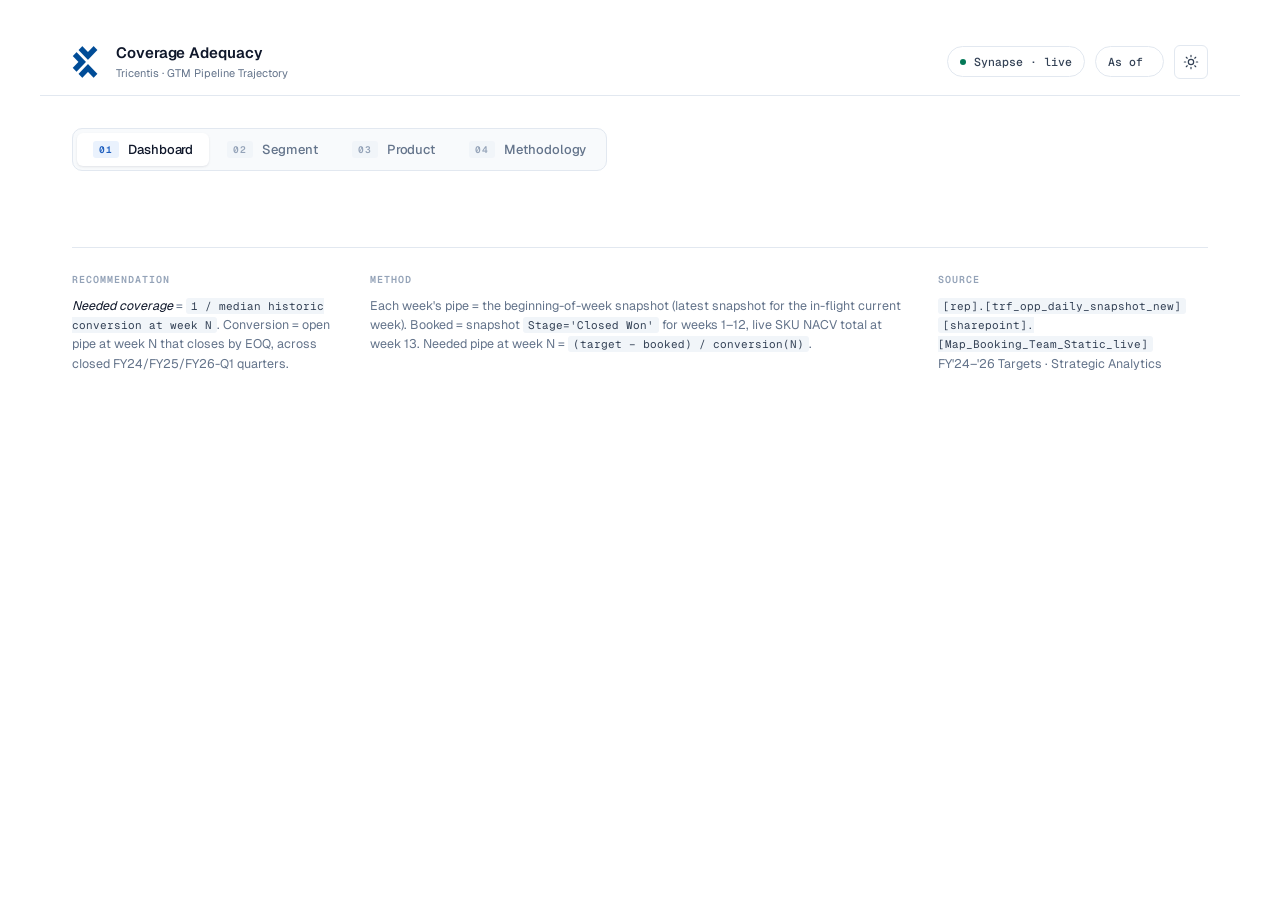
<file: coverage_dashboard/frontend/dashboard_template.html>
<!DOCTYPE html>
<html lang="en">
<head>
<meta charset="UTF-8" />
<meta name="viewport" content="width=device-width, initial-scale=1" />
<title>Coverage Adequacy · Tricentis</title>
<link rel="preconnect" href="https://fonts.googleapis.com">
<link rel="preconnect" href="https://fonts.gstatic.com" crossorigin>
<link href="https://fonts.googleapis.com/css2?family=Geist:wght@400;500;600;700&family=Geist+Mono:wght@400;500&display=swap" rel="stylesheet">
<style>
  :root, [data-theme="light"] {
    --background:    #ffffff;
    --surface:       #ffffff;
    --surface-2:     #f8fafc;
    --foreground:    #0f172a;
    --ink-2:         #334155;
    --ink-3:         #64748b;
    --ink-4:         #94a3b8;
    --primary:       #1e5fbf;
    --primary-foreground: #ffffff;
    --primary-soft:  #eaf2fd;
    --muted:         #f1f5f9;
    --border:        #e2e8f0;
    --border-strong: #cbd5e1;
    --good:          #047857;
    --good-soft:     #ecfdf5;
    --good-band:     rgba(4, 120, 87, 0.16);
    --warn:          #b45309;
    --warn-soft:     #fffbeb;
    --bad:           #b91c1c;
    --bad-soft:      #fee2e2;
    --bad-band:      rgba(185, 28, 28, 0.14);
    --radius:        0.625rem;
    --radius-sm:     0.375rem;
    --radius-lg:     0.875rem;
    --shadow-card:   0 1px 2px 0 rgb(15 23 42 / 0.04), 0 1px 3px 0 rgb(15 23 42 / 0.06);
    --shadow-pop:    0 8px 24px -4px rgb(15 23 42 / 0.10), 0 2px 6px -1px rgb(15 23 42 / 0.06);
    --sans:          'Geist', ui-sans-serif, system-ui, -apple-system, sans-serif;
    --mono:          'Geist Mono', ui-monospace, SFMono-Regular, monospace;
    --cur-line:      #1e5fbf;
    --cur-area:      rgba(30, 95, 191, 0.10);
    --need-line:     #b45309;
    --booked-area:   rgba(15, 23, 42, 0.05);
    /* Deal-type palette — used on the Overview page */
    --dt-nb:         #1e5fbf;   /* New Business — Tricentis blue */
    --dt-ex:         #0d9488;   /* Expansion — teal */
    --dt-up:         #7c3aed;   /* Upsell — violet */
    --dt-ps:         #64748b;   /* Prof Services — cool grey */
  }
  [data-theme="dark"] {
    --background:    #0a0f1c;
    --surface:       #111827;
    --surface-2:     #1e293b;
    --foreground:    #f1f5f9;
    --ink-2:         #cbd5e1;
    --ink-3:         #94a3b8;
    --ink-4:         #64748b;
    --primary:       #60a5fa;
    --primary-soft:  rgba(96, 165, 250, 0.14);
    --muted:         #1e293b;
    --border:        #1f2937;
    --border-strong: #334155;
    --good:          #34d399;
    --good-soft:     rgba(52, 211, 153, 0.10);
    --good-band:     rgba(52, 211, 153, 0.20);
    --warn:          #fbbf24;
    --warn-soft:     rgba(251, 191, 36, 0.10);
    --bad:           #f87171;
    --bad-soft:      rgba(248, 113, 113, 0.10);
    --bad-band:      rgba(248, 113, 113, 0.18);
    --shadow-card:   0 1px 2px 0 rgb(0 0 0 / 0.30), 0 1px 3px 0 rgb(0 0 0 / 0.40);
    --shadow-pop:    0 8px 24px -4px rgb(0 0 0 / 0.50);
    --cur-line:      #60a5fa;
    --cur-area:      rgba(96, 165, 250, 0.12);
    --need-line:     #fbbf24;
    --booked-area:   rgba(148, 163, 184, 0.10);
    --dt-nb:         #60a5fa;
    --dt-ex:         #2dd4bf;
    --dt-up:         #a78bfa;
    --dt-ps:         #94a3b8;
  }

  * { box-sizing: border-box; }
  html, body { margin: 0; padding: 0; background: var(--background); color: var(--foreground); transition: background-color 0.25s ease, color 0.25s ease; }
  body { font-family: var(--sans); font-feature-settings: "ss03","cv11"; font-weight: 400; line-height: 1.5; min-height: 100vh; -webkit-font-smoothing: antialiased; }
  .shell { max-width: 1200px; margin: 0 auto; padding: 28px 32px 72px; }

  /* ─── TOPBAR ────────────────────────────────────────────────────────── */
  .topbar { position: sticky; top: 0; z-index: 40; background: var(--background); border-bottom: 1px solid var(--border); padding: 14px 32px; margin: 0 -32px 32px; display: flex; align-items: center; justify-content: space-between; }
  .topbar .brand { display: flex; align-items: center; gap: 12px; }
  .topbar .brand .logo { width: 32px; height: 32px; }
  .topbar .brand .logo img { width: 32px; height: 32px; display: block; }
  .topbar .brand .name { font-size: 15px; font-weight: 600; color: var(--foreground); letter-spacing: -0.005em; }
  .topbar .brand .product { display: block; font-size: 11px; color: var(--ink-3); font-weight: 400; }
  .topbar-right { display: flex; align-items: center; gap: 10px; font-size: 12.5px; color: var(--ink-3); }
  .topbar-right .pill { display: inline-flex; align-items: center; gap: 8px; padding: 6px 12px; border: 1px solid var(--border); background: var(--surface); border-radius: 999px; font-family: var(--mono); font-size: 11.5px; color: var(--ink-2); font-weight: 500; }
  .topbar-right .pill .dot { width: 6px; height: 6px; background: var(--good); border-radius: 999px; }
  .topbar-right .icon-btn { appearance: none; border: 1px solid var(--border); background: var(--surface); color: var(--ink-2); width: 34px; height: 34px; border-radius: var(--radius-sm); display: inline-flex; align-items: center; justify-content: center; cursor: pointer; transition: color 0.15s ease, border-color 0.15s ease; }
  .topbar-right .icon-btn:hover { color: var(--primary); border-color: var(--primary); }
  .topbar-right .icon-btn svg { width: 16px; height: 16px; }
  .topbar-right .icon-btn .moon, [data-theme="dark"] .topbar-right .icon-btn .sun { display: none; }
  .topbar-right .icon-btn .sun, [data-theme="dark"] .topbar-right .icon-btn .moon { display: block; }

  /* ─── PAGE INTRO ────────────────────────────────────────────────────── */
  .intro { margin-bottom: 24px; }
  .intro h1 { margin: 0 0 8px; font-size: 32px; font-weight: 700; letter-spacing: -0.02em; line-height: 1.1; color: var(--foreground); }
  .intro p  { margin: 0; font-size: 14px; color: var(--ink-3); max-width: 760px; }

  /* ─── KPI STRIP (always-latest snapshot) ───────────────────────────── */
  .kpi-strip {
    background: var(--surface); border: 1px solid var(--border);
    border-radius: var(--radius); box-shadow: var(--shadow-card);
    margin-bottom: 16px; overflow: hidden;
  }
  .kpi-strip .kpi-meta {
    padding: 10px 18px; background: var(--surface-2); border-bottom: 1px solid var(--border);
    display: flex; align-items: center; justify-content: space-between; gap: 14px; flex-wrap: wrap;
    font-family: var(--mono); font-size: 10.5px; font-weight: 600; letter-spacing: 0.12em;
    text-transform: uppercase; color: var(--ink-4);
  }
  .kpi-strip .kpi-meta .now { color: var(--primary); }
  .kpi-strip .kpi-meta .dot { display: inline-block; width: 6px; height: 6px; border-radius: 999px; background: var(--good); margin-right: 6px; vertical-align: 1px; }
  .kpi-strip .kpi-row {
    display: grid; grid-template-columns: repeat(4, 1fr); gap: 1px; background: var(--border);
  }
  .kpi-strip .kpi-row-3-extra {
    grid-template-columns: repeat(3, 1fr);
    border-top: 1px solid var(--border);
  }
  .kpi-card.is-needed .v { color: var(--need-line); }

  /* Deep-Dive §03 · Historical needed-coverage summary table */
  .needhist-summary {
    margin-top: 18px;
    display: grid;
    grid-template-columns: 1fr;
    gap: 12px;
  }
  .needhist-table {
    width: 100%; border-collapse: collapse; font-family: var(--mono); font-size: 12px;
    background: var(--surface-2); border: 1px solid var(--border); border-radius: var(--radius-sm); overflow: hidden;
  }
  .needhist-table thead th {
    font-family: var(--sans); font-size: 10px; font-weight: 600; letter-spacing: 0.08em;
    text-transform: uppercase; color: var(--ink-4); text-align: right;
    padding: 10px 14px; border-bottom: 1px solid var(--border-strong);
  }
  .needhist-table thead th:first-child { text-align: left; }
  .needhist-table thead th.is-rec { color: var(--need-line); border-left: 1px solid var(--border); }
  .needhist-table tbody td {
    padding: 10px 14px; border-bottom: 1px solid var(--border);
    text-align: right; color: var(--foreground); font-feature-settings: "tnum" 1;
  }
  .needhist-table tbody tr:last-child td { border-bottom: none; }
  .needhist-table tbody td:first-child {
    text-align: left; font-family: var(--sans); font-weight: 600; font-size: 12.5px;
  }
  .needhist-table tbody td.is-rec {
    color: var(--need-line); font-weight: 700; border-left: 1px solid var(--border);
  }
  .needhist-table .grey { color: var(--ink-4); }
  .needhist-recline {
    background: var(--surface); border: 1px solid var(--border); border-left: 3px solid var(--need-line);
    border-radius: var(--radius-sm); padding: 14px 18px;
    font-family: var(--sans); font-size: 13px; line-height: 1.6; color: var(--ink-2);
  }
  .needhist-recline strong { color: var(--foreground); }
  .needhist-recline .rec-num { color: var(--need-line); font-weight: 700; }
  .kpi-card {
    background: var(--surface); padding: 22px 26px;
    display: flex; flex-direction: column; gap: 8px; position: relative;
  }
  .kpi-card .k {
    font-family: var(--mono); font-size: 10.5px; font-weight: 600; letter-spacing: 0.1em;
    text-transform: uppercase; color: var(--ink-4);
  }
  .kpi-card .v-row { display: flex; align-items: baseline; gap: 12px; flex-wrap: wrap; }
  .kpi-card .v {
    font-family: var(--mono); font-size: 34px; font-weight: 500; line-height: 1;
    color: var(--foreground); letter-spacing: -0.025em; font-feature-settings: "tnum" 1;
  }
  .kpi-card .v .unit { font-size: 16px; color: var(--ink-3); font-weight: 400; margin-left: 2px; }
  .kpi-card.is-coverage .v { color: var(--primary); }
  .kpi-card .delta {
    display: inline-flex; align-items: center; gap: 4px;
    font-family: var(--mono); font-size: 11px; font-weight: 600;
    padding: 3px 9px; border-radius: 999px; line-height: 1.4;
  }
  .kpi-card .delta.pos  { color: var(--good); background: var(--good-soft); }
  .kpi-card .delta.neg  { color: var(--bad);  background: var(--bad-soft); }
  .kpi-card .delta.zero { color: var(--ink-3); background: var(--muted); }
  .kpi-card .sub { font-family: var(--mono); font-size: 10.5px; color: var(--ink-4); letter-spacing: 0.02em; }

  /* ─── FILTER BAR (compact, single row) ─────────────────────────────── */
  .sparse-banner {
    background: var(--warn-soft);
    border: 1px solid color-mix(in oklab, var(--warn) 30%, transparent);
    border-radius: var(--radius-md, 10px);
    padding: 10px 14px;
    margin-bottom: 14px;
    font-family: var(--sans);
    font-size: 12.5px;
    color: var(--warn);
    display: flex;
    align-items: flex-start;
    gap: 10px;
  }
  .sparse-banner .icon {
    flex: 0 0 auto;
    font-family: var(--mono);
    font-weight: 700;
    line-height: 1.4;
  }
  .sparse-banner .body { color: var(--ink-2); line-height: 1.5; }
  .sparse-banner .body strong { color: var(--warn); }
  .filter-bar {
    background: var(--surface); border: 1px solid var(--border);
    border-radius: var(--radius); box-shadow: var(--shadow-card);
    padding: 6px 10px; margin-bottom: 28px;
    display: flex; align-items: center; gap: 6px; flex-wrap: wrap;
  }
  .filter-group { display: inline-flex; align-items: center; gap: 6px; padding: 4px 10px 4px 12px; }
  .filter-group + .filter-group { border-left: 1px solid var(--border); }
  .filter-group .label { font-family: var(--mono); font-size: 9.5px; font-weight: 600; letter-spacing: 0.12em; text-transform: uppercase; color: var(--ink-4); margin-right: 2px; }
  .filter-group .pills { display: inline-flex; gap: 4px; flex-wrap: wrap; }
  .pill-btn {
    appearance: none; border: 1px solid transparent; background: transparent;
    color: var(--ink-3); font-family: var(--sans); font-size: 12.5px; font-weight: 500;
    padding: 5px 10px; cursor: pointer; border-radius: var(--radius-sm);
    transition: all 0.12s ease; min-height: 28px;
  }
  .pill-btn:hover:not([data-disabled="true"]) { color: var(--primary); background: var(--primary-soft); }
  .pill-btn[data-active="true"] { background: var(--primary); color: var(--primary-foreground); }
  .pill-btn[data-disabled="true"] { color: var(--ink-4); opacity: 0.45; cursor: not-allowed; }

  /* ─── HERO ANSWER CARD ──────────────────────────────────────────────── */
  .hero {
    background: var(--surface); border: 1px solid var(--border);
    border-radius: var(--radius-lg); box-shadow: var(--shadow-card);
    padding: 36px 40px; margin-bottom: 22px;
    position: relative; overflow: hidden;
  }
  .hero::before {
    content: ""; position: absolute; inset: 0 0 0 0; width: 4px;
    background: var(--primary);
  }
  .hero.is-bad::before { background: var(--bad); }
  .hero.is-good::before { background: var(--good); }
  .hero .badges { display: flex; gap: 8px; flex-wrap: wrap; margin-bottom: 12px; }
  .hero .badge {
    display: inline-flex; align-items: center; gap: 6px;
    font-family: var(--mono); font-size: 10.5px; font-weight: 600; letter-spacing: 0.08em;
    text-transform: uppercase; padding: 4px 10px; border-radius: 999px;
    background: var(--muted); color: var(--ink-2);
  }
  .hero .badge.status-closed { background: var(--good-soft); color: var(--good); }
  .hero .badge.status-flight { background: var(--primary-soft); color: var(--primary); }
  .hero h2 {
    margin: 0 0 18px; font-size: 26px; font-weight: 700; letter-spacing: -0.02em;
    line-height: 1.15; color: var(--foreground);
  }
  .hero .answer {
    font-size: 19px; font-weight: 500; line-height: 1.45;
    color: var(--ink-2); max-width: 880px; letter-spacing: -0.005em;
  }
  .hero .answer strong { font-weight: 700; }
  .hero .answer .cur-em  { color: var(--cur-line); }
  .hero .answer .need-em { color: var(--need-line); }
  .hero .answer .good-em { color: var(--good); }
  .hero .answer .bad-em  { color: var(--bad); }
  .hero .stats {
    margin-top: 22px;
    display: grid; grid-template-columns: repeat(4, 1fr); gap: 1px;
    background: var(--border); border-radius: var(--radius-sm); overflow: hidden;
  }
  .hero .stats .stat {
    background: var(--surface); padding: 14px 18px;
    display: flex; flex-direction: column; gap: 4px;
  }
  .hero .stats .stat .k { font-family: var(--mono); font-size: 9.5px; font-weight: 600; letter-spacing: 0.1em; text-transform: uppercase; color: var(--ink-4); }
  .hero .stats .stat .v {
    font-family: var(--mono); font-size: 24px; font-weight: 500; line-height: 1;
    color: var(--foreground); letter-spacing: -0.02em; font-feature-settings: "tnum" 1;
  }
  .hero .stats .stat .v .unit { font-size: 13px; color: var(--ink-3); font-weight: 400; margin-left: 1px; }
  .hero .stats .stat .v.attn-good { color: var(--good); }
  .hero .stats .stat .v.attn-md   { color: var(--warn); }
  .hero .stats .stat .v.attn-bad  { color: var(--bad); }

  /* ─── CHARTS ────────────────────────────────────────────────────────── */
  .chart-card {
    background: var(--surface); border: 1px solid var(--border);
    border-radius: var(--radius); box-shadow: var(--shadow-card);
    padding: 24px 28px; margin-bottom: 16px;
  }
  .chart-card .head { display: flex; align-items: baseline; gap: 18px; margin-bottom: 6px; }
  .chart-card .head .num { font-family: var(--mono); font-size: 10px; font-weight: 600; letter-spacing: 0.12em; text-transform: uppercase; color: var(--primary); padding: 2px 8px; background: var(--primary-soft); border-radius: var(--radius-sm); }
  .chart-card h3 { margin: 0; font-size: 16px; font-weight: 600; color: var(--foreground); letter-spacing: -0.005em; }
  .chart-card .head .takeaway { margin-left: auto; font-size: 12.5px; color: var(--ink-3); text-align: right; max-width: 460px; }
  .chart-card .head .takeaway strong { color: var(--foreground); font-weight: 600; }
  .chart-card .head .takeaway .bad-em  { color: var(--bad); font-weight: 600; }
  .chart-card .head .takeaway .good-em { color: var(--good); font-weight: 600; }
  .chart-card .legend { display: flex; gap: 18px; flex-wrap: wrap; font-family: var(--mono); font-size: 11px; color: var(--ink-3); margin: 6px 0 8px; }
  .chart-card .legend .key { display: inline-flex; align-items: center; gap: 8px; }
  .chart-card .legend .swatch { width: 18px; height: 2px; }
  .chart-card .legend .swatch.dashed { background: repeating-linear-gradient(90deg, currentColor 0, currentColor 4px, transparent 4px, transparent 8px); }
  .chart-card .legend .swatch.area { height: 10px; border-radius: 2px; }
  .chart-card .chart-wrap { position: relative; }
  .chart-card svg.chart { width: 100%; height: 280px; display: block; }

  /* ─── CHART INTERNALS ───────────────────────────────────────────────── */
  .grid-line { stroke: var(--border); stroke-width: 1; opacity: 0.6; }
  .axis-line { stroke: var(--border-strong); stroke-width: 1; }
  .axis-label { font-family: var(--mono); font-size: 10px; fill: var(--ink-3); }
  .ref-line { stroke: var(--ink-4); stroke-width: 1; stroke-dasharray: 2 3; opacity: 0.5; }
  .ref-label { font-family: var(--mono); font-size: 10px; fill: var(--ink-3); }

  .gap-good { fill: var(--good-band); }
  .gap-bad  { fill: var(--bad-band); }
  .booked-area { fill: var(--booked-area); }
  .actual-line { fill: none; stroke: var(--cur-line); stroke-width: 2.25; stroke-linejoin: round; stroke-linecap: round; }
  .needed-line { fill: none; stroke: var(--need-line); stroke-width: 2.25; stroke-dasharray: 6 4; stroke-linejoin: round; stroke-linecap: round; }
  .target-line { stroke: var(--good); stroke-width: 1.5; stroke-dasharray: 5 5; fill: none; }
  .actual-dot  { fill: var(--cur-line); stroke: var(--surface); stroke-width: 1.5; }
  .actual-dot.now { r: 5; }
  .needed-dot  { fill: var(--need-line); stroke: var(--surface); stroke-width: 1.5; }

  .crosshair { stroke: var(--ink-4); stroke-width: 1; stroke-dasharray: 2 3; opacity: 0; pointer-events: none; }
  .crosshair.visible { opacity: 0.7; }
  .hover-rect { fill: transparent; cursor: crosshair; }
  .tooltip { position: absolute; pointer-events: none; background: var(--surface); color: var(--foreground); padding: 10px 12px; font-family: var(--mono); font-size: 11px; line-height: 1.55; box-shadow: var(--shadow-pop); border: 1px solid var(--border-strong); border-radius: var(--radius-sm); min-width: 210px; opacity: 0; transform: translate(-50%, -100%) translateY(-12px); transition: opacity 0.12s ease; z-index: 100; }
  .tooltip.visible { opacity: 1; }
  .tooltip .tt-head { font-family: var(--sans); font-size: 12px; font-weight: 600; color: var(--foreground); margin-bottom: 6px; padding-bottom: 6px; border-bottom: 1px solid var(--border); letter-spacing: -0.005em; }
  .tooltip .tt-row { display: grid; grid-template-columns: auto 1fr auto; gap: 8px; padding: 2px 0; align-items: center; }
  .tooltip .tt-row .swatch { width: 12px; height: 2px; }
  .tooltip .tt-row .k { color: var(--ink-3); }
  .tooltip .tt-row .v { font-feature-settings: "tnum" 1; text-align: right; color: var(--foreground); }
  .tooltip .tt-row.bar { padding: 6px 0 2px; border-top: 1px solid var(--border); margin-top: 4px; grid-template-columns: 1fr auto; }

  .empty { background: var(--surface); border: 1px dashed var(--border-strong); border-radius: var(--radius); padding: 36px; text-align: center; color: var(--ink-3); font-size: 14px; }
  .empty strong { color: var(--foreground); }

  /* ─── WEEKLY DETAIL TABLE ───────────────────────────────────────────── */
  .tbl-card { background: var(--surface); border: 1px solid var(--border); border-radius: var(--radius); box-shadow: var(--shadow-card); padding: 24px 28px; margin-top: 16px; margin-bottom: 16px; }
  .tbl-card .head { display: flex; align-items: baseline; gap: 18px; margin-bottom: 14px; flex-wrap: wrap; }
  .tbl-card .head .num { font-family: var(--mono); font-size: 10px; font-weight: 600; letter-spacing: 0.12em; text-transform: uppercase; color: var(--primary); padding: 2px 8px; background: var(--primary-soft); border-radius: var(--radius-sm); }
  .tbl-card h3 { margin: 0; font-size: 16px; font-weight: 600; color: var(--foreground); letter-spacing: -0.005em; }
  .tbl-card .head .ctx { margin-left: auto; font-family: var(--mono); font-size: 11.5px; color: var(--ink-3); }
  .tbl-card .week-filter { display: flex; align-items: center; gap: 8px; margin-bottom: 12px; padding: 6px 10px; background: var(--surface-2); border: 1px solid var(--border); border-radius: var(--radius-sm); flex-wrap: wrap; }
  .tbl-card .week-filter .label { font-family: var(--mono); font-size: 9.5px; font-weight: 600; letter-spacing: 0.12em; text-transform: uppercase; color: var(--ink-4); margin-right: 4px; }
  .tbl-card .week-filter .week-pill { appearance: none; border: 1px solid transparent; background: transparent; color: var(--ink-3); font-family: var(--mono); font-size: 11.5px; font-weight: 500; padding: 4px 9px; cursor: pointer; border-radius: 4px; min-width: 28px; min-height: 26px; transition: all 0.12s ease; }
  .tbl-card .week-filter .week-pill:hover:not([data-disabled="true"]) { color: var(--primary); background: var(--primary-soft); }
  .tbl-card .week-filter .week-pill[data-active="true"] { background: var(--primary); color: var(--primary-foreground); }
  .tbl-card .week-filter .week-pill[data-disabled="true"] { color: var(--ink-4); opacity: 0.4; cursor: not-allowed; }

  table.detail { width: 100%; border-collapse: collapse; font-family: var(--mono); font-size: 12px; }
  table.detail thead th {
    font-family: var(--sans); font-size: 10px; font-weight: 600; letter-spacing: 0.08em;
    text-transform: uppercase; color: var(--ink-4); text-align: right;
    padding: 10px 12px; border-bottom: 1px solid var(--border-strong);
    background: var(--surface-2);
  }
  table.detail thead th:first-child, table.detail thead th:nth-child(2) { text-align: left; }
  table.detail tbody td { padding: 10px 12px; border-bottom: 1px solid var(--border); text-align: right; color: var(--foreground); font-feature-settings: "tnum" 1; vertical-align: middle; }
  table.detail tbody td:first-child {
    text-align: left; font-family: var(--sans); font-weight: 600; color: var(--foreground); font-size: 13px;
  }
  table.detail tbody td:nth-child(2) {
    text-align: left; font-family: var(--sans); font-size: 13px; color: var(--ink-2);
  }
  table.detail tbody tr.geo-row-first td:first-child { padding-top: 14px; }
  table.detail tbody tr.geo-row-last  td { border-bottom: 1px solid var(--border-strong); }
  table.detail tbody tr.geo-row-last  td:first-child { padding-bottom: 14px; }
  table.detail tbody tr:hover td { background: var(--primary-soft); }
  table.detail .geo-tag { color: var(--ink-2); }
  table.detail .ms { color: var(--ink-2); }
  table.detail .cov-cell { font-weight: 600; }
  table.detail .cov-cell.ok  { color: var(--good); }
  table.detail .cov-cell.bad { color: var(--bad); }
  table.detail .cov-cell.neutral { color: var(--ink-3); }
  /* Needed column — centered plain amber (the "needed" semantic color),
     distinct from the right-aligned actual $ columns. No pill/chip. The wide
     symmetric padding gives the column real width — without it the auto-sized
     column hugs the right-aligned LS-Coverage values on its left, and the
     centered value reads as left-stuck against the wide WoW column. */
  table.detail thead th.need-th { text-align: center; padding-left: 30px; padding-right: 30px; }
  table.detail .need-cell {
    text-align: center; color: var(--need-line); font-weight: 600;
    font-feature-settings: "tnum" 1; padding-left: 30px; padding-right: 30px;
  }
  /* §02 glide tables (13 weekly needed-coverage columns): center every week
     column. .glide-1 = one label column, .glide-2 = two. The override also
     undoes the generic td:nth-child(2) left/sans rule, which was making the
     Wk-1 column left-aligned sans while Wks 2–13 sat right-aligned mono. */
  table.detail.glide-1 thead th:not(:first-child),
  table.detail.glide-2 thead th:not(:first-child):not(:nth-child(2)) { text-align: center; }
  table.detail.glide-1 tbody td:not(:first-child),
  table.detail.glide-2 tbody td:not(:first-child):not(:nth-child(2)) {
    text-align: center; font-family: var(--mono); font-size: 12px;
    color: var(--foreground); font-feature-settings: "tnum" 1;
  }
  table.detail .grey { color: var(--ink-4); }
  table.detail .wow-pos { color: var(--good); font-weight: 500; }
  table.detail .wow-neg { color: var(--bad);  font-weight: 500; }
  table.detail .wow-zero { color: var(--ink-4); }
  table.detail tr.totals td { background: var(--surface-2); font-weight: 600; border-bottom: 1px solid var(--border-strong); border-top: 2px solid var(--border-strong); }

  /* ─── COLOPHON ──────────────────────────────────────────────────────── */
  .colophon { margin-top: 48px; padding-top: 24px; border-top: 1px solid var(--border); display: grid; grid-template-columns: 1fr 2fr 1fr; gap: 28px; align-items: start; font-size: 12.5px; line-height: 1.55; color: var(--ink-3); }
  .colophon h4 { font-family: var(--mono); font-size: 10px; letter-spacing: 0.1em; text-transform: uppercase; color: var(--ink-4); margin: 0 0 8px; font-weight: 600; }
  .colophon code { font-family: var(--mono); color: var(--ink-2); font-size: 11px; background: var(--muted); padding: 1px 5px; border-radius: 3px; }
  .colophon em { color: var(--foreground); font-style: italic; }

  .reveal { opacity: 0; transform: translateY(6px); animation: reveal 0.5s cubic-bezier(0.16, 1, 0.3, 1) forwards; }
  .reveal:nth-of-type(2) { animation-delay: 0.06s; }
  .reveal:nth-of-type(3) { animation-delay: 0.12s; }
  .reveal:nth-of-type(4) { animation-delay: 0.18s; }
  .reveal:nth-of-type(5) { animation-delay: 0.24s; }
  @keyframes reveal { to { opacity: 1; transform: none; } }

  /* ─── CONVERSION BY TIER (segment page §03) ─────────────────────────── */
  .conv-card svg.conv-svg { width: 100%; height: 320px; display: block; }
  .conv-line { fill: none; stroke-width: 2.25; stroke-linejoin: round; stroke-linecap: round; }
  .conv-dot { stroke: var(--surface); stroke-width: 1.2; }
  .conv-endlabel { font-family: var(--mono); font-size: 11px; font-weight: 600; }

  /* ─── PAGE NAV (segmented control) ──────────────────────────────────── */
  .page-nav {
    display: inline-flex; gap: 2px; padding: 4px;
    background: var(--surface-2); border: 1px solid var(--border);
    border-radius: var(--radius); margin-bottom: 28px;
  }
  .page-nav button {
    appearance: none; border: none; background: transparent;
    color: var(--ink-3); font-family: var(--sans); font-size: 13px; font-weight: 500;
    padding: 8px 16px; cursor: pointer; border-radius: var(--radius-sm);
    transition: color 0.15s ease, background-color 0.15s ease, box-shadow 0.15s ease;
    letter-spacing: -0.005em;
    display: inline-flex; align-items: center; gap: 9px;
  }
  .page-nav button:hover { color: var(--primary); }
  .page-nav button[data-active="true"] {
    background: var(--surface); color: var(--foreground);
    box-shadow: var(--shadow-card);
  }
  .page-nav button .num {
    font-family: var(--mono); font-size: 9.5px; font-weight: 600;
    letter-spacing: 0.1em; color: var(--ink-4); padding: 2px 6px;
    background: var(--muted); border-radius: 3px;
  }
  .page-nav button[data-active="true"] .num {
    color: var(--primary); background: var(--primary-soft);
  }

  /* ─── PAGES (client-side routing) ───────────────────────────────────── */
  .page { display: none; }
  .page.is-active { display: block; }

  /* ─── SHARED · QUARTER AXIS LABELS ──────────────────────────────────── */
  .qtr-label {
    font-family: var(--mono); font-size: 9.5px; fill: var(--ink-4);
    letter-spacing: 0.1em; text-transform: uppercase; font-weight: 600;
  }

  .chart-legend-row { display: flex; gap: 18px; flex-wrap: wrap; font-family: var(--mono); font-size: 11px; color: var(--ink-3); margin: 4px 0 14px; }
  .chart-legend-row .key { display: inline-flex; align-items: center; gap: 8px; }
  .chart-legend-row .swatch-line { width: 22px; height: 2.5px; border-radius: 1px; }
  .chart-legend-row .swatch-line.dashed { background: repeating-linear-gradient(90deg, currentColor 0, currentColor 4px, transparent 4px, transparent 8px) !important; }
  .chart-legend-row .swatch-box { width: 11px; height: 11px; border-radius: 2px; }

  /* ─── SHARED · REC-TABLE EXPLAINER / SUBHEADS ───────────────────────── */
  .reccalc-explainer {
    margin: 4px 0 14px; font-size: 13px; color: var(--ink-3); line-height: 1.55;
    max-width: 880px;
  }
  .reccalc-explainer code {
    font-family: var(--mono); color: var(--ink-2); font-size: 12px;
    background: var(--muted); padding: 1px 5px; border-radius: 3px;
  }
  .rec-subhead {
    margin: 20px 0 8px; font-size: 13px; font-weight: 600; color: var(--ink-2);
    letter-spacing: .01em;
  }
  .rec-subhead:first-of-type { margin-top: 4px; }
  .rec-sub-note { font-weight: 400; color: var(--ink-3); font-size: 12px; }
  table.detail tbody tr.dt-total td { font-weight: 600; background: var(--surface-2); }

  /* ─── Methodology page ─────────────────────────────────────────────── */
  .method { max-width: 940px; margin: 0 auto; }
  .method-card { background: var(--surface); border: 1px solid var(--border); border-radius: 14px; padding: 22px 28px; margin-bottom: 18px; }
  .method-card h2 { font-size: 17px; margin: 0 0 8px; color: var(--foreground); display: flex; align-items: baseline; gap: 10px; }
  .method-card h2 .num { font-family: var(--mono); font-size: 12px; color: var(--primary); font-weight: 700; }
  .method-card h3 { font-size: 13px; margin: 18px 0 6px; color: var(--ink-3); text-transform: uppercase; letter-spacing: .04em; }
  .method-card p, .method-card li { font-size: 13.5px; line-height: 1.62; color: var(--ink-2); }
  .method-card .lead { font-size: 14.5px; color: var(--ink-2); margin-top: 0; }
  .method-card code { font-family: var(--mono); font-size: 12px; background: var(--primary-soft); padding: 1px 5px; border-radius: 4px; color: var(--foreground); }
  pre.method-sql { font-family: var(--mono); font-size: 11px; line-height: 1.5; background: var(--surface-2); border: 1px solid var(--border); border-radius: 8px; padding: 14px 16px; overflow-x: auto; color: var(--ink-2); white-space: pre; }
  .method-formula { font-family: var(--mono); font-size: 13px; background: var(--surface-2); border-left: 3px solid var(--primary); border-radius: 4px; padding: 11px 14px; margin: 10px 0; color: var(--foreground); white-space: pre-wrap; }
  table.method-table { width: 100%; border-collapse: collapse; font-size: 12.5px; margin: 8px 0 4px; }
  table.method-table th { text-align: left; padding: 7px 10px; border-bottom: 2px solid var(--border-strong); color: var(--ink-3); font-weight: 600; }
  table.method-table td { padding: 7px 10px; border-bottom: 1px solid var(--border); color: var(--ink-2); vertical-align: top; }
  table.method-table tr:last-child td { border-bottom: none; }
  .tag-in { color: var(--good); font-weight: 700; }
  .tag-out { color: var(--bad); font-weight: 700; }
  ul.method-changelog { padding-left: 0; list-style: none; }
  ul.method-changelog li { margin-bottom: 12px; padding-left: 16px; border-left: 2px solid var(--primary); }
  ul.method-changelog li strong { color: var(--foreground); }
</style>
</head>
<body data-theme="light">

<script id="coverage-data" type="application/json">__DATA__</script>

<div class="shell">

  <header class="topbar reveal">
    <div class="brand">
      <span class="logo"><img src="../frontend/assets/tricentis-logo.png" alt="Tricentis" /></span>
      <div>
        <div class="name">Coverage Adequacy</div>
        <div class="product">Tricentis · GTM Pipeline Trajectory</div>
      </div>
    </div>
    <div class="topbar-right">
      <span class="pill"><span class="dot"></span>Synapse · live</span>
      <span class="pill">As of <span id="as-of"></span></span>
      <button class="icon-btn" id="themeToggle" aria-label="Toggle theme">
        <svg class="sun" viewBox="0 0 24 24" fill="none" stroke="currentColor" stroke-width="1.8" stroke-linecap="round">
          <circle cx="12" cy="12" r="4"/>
          <path d="M12 2v2M12 20v2M2 12h2M20 12h2M4.93 4.93l1.41 1.41M17.66 17.66l1.41 1.41M4.93 19.07l1.41-1.41M17.66 6.34l1.41-1.41"/>
        </svg>
        <svg class="moon" viewBox="0 0 24 24" fill="none" stroke="currentColor" stroke-width="1.8" stroke-linecap="round" stroke-linejoin="round">
          <path d="M21 12.79A9 9 0 1 1 11.21 3 7 7 0 0 0 21 12.79z"/>
        </svg>
      </button>
    </div>
  </header>

  <nav class="page-nav reveal" id="pageNav">
    <button data-page="deep" data-active="true"><span class="num">01</span>Dashboard</button>
    <button data-page="segment" data-active="false"><span class="num">02</span>Segment</button>
    <button data-page="product" data-active="false"><span class="num">03</span>Product</button>
    <button data-page="methodology" data-active="false"><span class="num">04</span>Methodology</button>
  </nav>

  <!-- DEEP DIVE PAGE -->
  <div class="page" id="page-deep">
    <div class="intro reveal">
      <h1>What pipe did we need — and what did we have?</h1>
      <p>Pick a quarter, deal type, and geo. Compare actual coverage against what historical conversion rates from FY24/FY25 say was needed to hit target.</p>
    </div>

    <div class="kpi-strip reveal" id="kpiStrip"></div>

    <div class="filter-bar reveal">
      <div class="filter-group">
        <span class="label">FY</span>
        <div class="pills" id="fyPills"></div>
      </div>
      <div class="filter-group">
        <span class="label">Quarter</span>
        <div class="pills" id="qtrPills"></div>
      </div>
      <div class="filter-group">
        <span class="label">Week</span>
        <div class="pills" id="weekPills"></div>
      </div>
      <div class="filter-group">
        <span class="label">Deal type</span>
        <div class="pills" id="dtPills"></div>
      </div>
      <div class="filter-group">
        <span class="label">Geo</span>
        <div class="pills" id="geoPills"></div>
      </div>
    </div>

    <div id="sparseBanner"></div>

    <div id="content"></div>
  </div>

  <!-- SEGMENT PAGE -->
  <div class="page" id="page-segment">
    <div class="intro reveal">
      <h1>Pipeline by Geo × Segment.</h1>
      <p>The same weekly pipe / booked / coverage view as the Dashboard, cut by the account's <strong>tier</strong> (its initial segment — accounts that later graduate tiers stay in their starting tier here, unlike Historic.xlsx which shows the current tier). Booked follows the Dashboard convention: snapshot Closed-Won for weeks 1–12, live total at week 13 (ties page 1 / Historic.xlsx to the dollar). Targets are the FY25/FY26 tier-level plan.</p>
    </div>

    <div class="kpi-strip reveal" id="segKpiStrip"></div>

    <div class="filter-bar reveal">
      <div class="filter-group">
        <span class="label">FY</span>
        <div class="pills" id="segFyPills"></div>
      </div>
      <div class="filter-group">
        <span class="label">Quarter</span>
        <div class="pills" id="segQtrPills"></div>
      </div>
    </div>

    <div id="segContent"></div>
  </div>

  <!-- PRODUCT PAGE -->
  <div class="page" id="page-product">
    <div class="intro reveal">
      <h1>Pipeline by Product.</h1>
      <p>The same weekly pipe / booked / coverage view, cut by <strong>product</strong> only (no geo). Targets are the FY25/FY26 product plan, mapped onto the snapshot product taxonomy; booked is snapshot Closed-Won throughout.</p>
    </div>

    <div class="kpi-strip reveal" id="prodKpiStrip"></div>

    <div class="filter-bar reveal">
      <div class="filter-group">
        <span class="label">FY</span>
        <div class="pills" id="prodFyPills"></div>
      </div>
      <div class="filter-group">
        <span class="label">Quarter</span>
        <div class="pills" id="prodQtrPills"></div>
      </div>
    </div>

    <div id="prodContent"></div>
  </div>

  <!-- METHODOLOGY PAGE -->
  <div class="page" id="page-methodology">
    <div class="intro reveal">
      <h1>How this dashboard is built.</h1>
      <p>The logic behind every number — what goes into pipe and bookings, and the math that turns them into coverage and needed coverage. Full detail (including the raw queries) lives in <code>planning/PLAN.md</code>.</p>
    </div>

    <div class="method">

      <div class="method-card reveal">
        <h2><span class="num">A</span>&nbsp;At a glance</h2>
        <p class="lead">Two sources, two dollar metrics — <strong>never mixed</strong>. Pipe is always <code>Cal_IACV</code> (gross); booked is always <code>Product_NACV</code> = <code>NACV_USD − Uplift_USD</code> (net). They reconcile to different reports: pipe → PBI open-pipe; booked → Historic.xlsx / PBI bookings.</p>
        <table class="method-table">
          <tr><th>Measure</th><th>Source</th><th>Metric</th><th>Rule</th></tr>
          <tr><td>Open pipe</td><td>daily snapshot</td><td><code>Cal_IACV</code></td><td>Stage = Open</td></tr>
          <tr><td>LS pipe</td><td>daily snapshot</td><td><code>Cal_IACV</code></td><td>Stage = Open &amp; late stage</td></tr>
          <tr><td>Booked</td><td>snapshot (wks 1–12) · live (wk 13)</td><td><code>Cal_IACV</code> / <code>Product_NACV</code></td><td>Closed-Won state, incl. 6-Closed/Pending, cumulative by week</td></tr>
          <tr><td>Target</td><td>FY Targets.xlsx</td><td>USD</td><td>quarter × geo × deal type</td></tr>
          <tr><td>Coverage</td><td>derived</td><td>ratio</td><td>open_pipe ÷ (target − booked)</td></tr>
        </table>
      </div>

      <div class="method-card reveal">
        <h2><span class="num">B</span>&nbsp;Pipe — the logic</h2>
        <p>Open pipe = sum of <code>Cal_IACV</code> for opps in an <strong>Open</strong> stage, observed weekly. LS pipe is the same, restricted to late stages (Exec Presentation, Technical Evaluation, Negotiation).</p>
        <h3>Stage buckets</h3>
        <table class="method-table">
          <tr><th>Bucket</th><th>From</th></tr>
          <tr><td><strong>Open</strong> → open pipe</td><td>active funnel (Discovery → Negotiation)</td></tr>
          <tr><td>Closed Won → booked side</td><td>Closed Won, Stage 5, <strong>&amp; 6-Closed/Pending</strong></td></tr>
          <tr><td>Closed / Other → ignored</td><td>Lost, Deferred, admin / dup / churn / rejected</td></tr>
        </table>
        <h3>In / out &amp; geo</h3>
        <ul>
          <li><span class="tag-out">Excluded:</span> non-quota teams (Account Management, Global, QAS AM, null), zero-value rows, and admin / dup / churn / rejected / renewal-outreach / first-interaction stages.</li>
          <li><strong>Geo</strong> from the booking team's region family → AMS / APAC / EMEA / Public Sector.</li>
        </ul>
        <h3>Week pinning</h3>
        <ul>
          <li><strong>Every week → beginning-of-week balance</strong> — the earliest in-quarter snapshot in the week (the standing pipe at the <em>start</em> of the week). Week 1 is the start-of-quarter snapshot (Apr-1 for Q2, Jan-1 for Q1) = PBI's "starting pipe" ($106.1M ≈ PBI $106.18M; Q1 $104.8M).</li>
          <li><strong>Exception — the in-flight current week → latest snapshot</strong> (today's standing pipe), tying to gtm-weekly-reporting's weekly number to the dollar (FY26 Q2 wk9 = $46.78M). Past weeks stay on their week-start balance.</li>
        </ul>
      </div>

      <div class="method-card reveal">
        <h2><span class="num">C</span>&nbsp;Bookings — the logic</h2>
        <p>Booked uses <strong>snapshot Closed-Won <code>Cal_IACV</code> for weeks 1–12</strong> (the same gross metric as open pipe, matching gtm-weekly-reporting), and the <strong>live <code>Product_NACV</code> total at week 13</strong> (<code>NACV_USD − Uplift_USD</code>, the true final bookings that tie to Historic.xlsx/PBI). The in-flight quarter (no week 13 yet) shows snapshot booked throughout.</p>
        <ul>
          <li><span class="tag-in">Included:</span> <strong>6-Closed/Pending counts as booked</strong> (both paths; ≈ $0.43M of FY26 Q2). On the live path, <strong>NPA</strong> negative adjustments are kept (they net de-bookings / credits).</li>
          <li><span class="tag-out">Excluded:</span> non-quota teams, zero rows, any non-won/pending stage, and deal types outside New Business / Expansion / Upsell / Professional Services.</li>
          <li><strong>Trade-off:</strong> snapshot Closed-Won <code>Cal_IACV</code> understates historic bookings vs live (FY26 Q1 $15.72M snapshot vs $16.63M Historic.xlsx) — kept for metric consistency with open pipe + a frozen series.</li>
        </ul>
      </div>

      <div class="method-card reveal">
        <h2><span class="num">D</span>&nbsp;The math</h2>
        <h3>Coverage</h3>
        <div class="method-formula">LTB = target − booked
coverage = open_pipe ÷ LTB        (— when LTB ≤ 0)</div>
        <p><code>3×</code> = carry $3 of open pipe for every $1 still left to book.</p>
        <h3>Needed coverage (from history)</h3>
        <p>For each closed quarter, geo, deal type and week N — what fraction of the open pipe sitting there at week N had booked by quarter-close:</p>
        <div class="method-formula">conversion(N)   = ( final_booked − booked_at_N ) ÷ open_pipe_at_N
rec_coverage(N) = 1 ÷ median( conversion across closed quarters )</div>
        <p>Median (not mean) across the ~9 closed quarters (FY24 Q1 – FY26 Q1). e.g. 33% → 3.0×, 22% → 4.5×. The needed multiple is a <strong>curve</strong> — high early (pipe still holds eventual-losers), lower near quarter-end — which a single <code>1 ÷ win-rate</code> can't capture.</p>
        <h3>Needed pipe (drawn on the chart)</h3>
        <div class="method-formula">needed_pipe(N) = LTB(N) × rec_coverage(N)</div>
      </div>

      <div class="method-card reveal">
        <h2><span class="num">E</span>&nbsp;What we changed</h2>
        <ul class="method-changelog">
          <li><strong>Week pinning:</strong> each week shows its <strong>beginning-of-week</strong> standing pipe (week 1 = start-of-quarter = PBI "starting pipe", Q2 $106.1M). The in-flight current week uses the latest snapshot (GTM tie, $46.78M).</li>
          <li><strong>Booked: snapshot for weeks 1–12, live total at week 13.</strong> The weekly progression uses snapshot Closed-Won <code>Cal_IACV</code> (consistent with open pipe + matches gtm-weekly-reporting); only the final week (13) shows the live <code>Product_NACV</code> total (true final bookings, ties Historic.xlsx).</li>
          <li><strong>6-Closed/Pending counted as booked</strong> — confirmed &amp; documented (≈ $0.43M of FY26 Q2).</li>
          <li><strong>One-decimal display</strong> on the weekly detail and recommended-coverage tables.</li>
          <li><strong>Removed the old Overview page</strong>; added this Methodology page.</li>
        </ul>
      </div>

    </div>
  </div>


  <footer class="colophon reveal">
    <div>
      <h4>Recommendation</h4>
      <em>Needed coverage</em> = <code>1 / median historic conversion at week N</code>. Conversion = open pipe at week N that closes by EOQ, across closed FY24/FY25/FY26-Q1 quarters.
    </div>
    <div>
      <h4>Method</h4>
      Each week's pipe = the beginning-of-week snapshot (latest snapshot for the in-flight current week). Booked = snapshot <code>Stage='Closed Won'</code> for weeks 1–12, live SKU NACV total at week 13. Needed pipe at week N = <code>(target − booked) / conversion(N)</code>.
    </div>
    <div>
      <h4>Source</h4>
      <code>[rep].[trf_opp_daily_snapshot_new]</code><br/>
      <code>[sharepoint].[Map_Booking_Team_Static_live]</code><br/>
      FY'24–'26 Targets · Strategic Analytics
    </div>
  </footer>

</div>

<script>
const DATA = JSON.parse(document.getElementById('coverage-data').textContent);
const WIQ = DATA.weeksInQuarter;
const state = {
  theme: localStorage.getItem('cc-theme') || 'light',
  page: ['methodology','segment','product'].includes(localStorage.getItem('cc-page')) ? localStorage.getItem('cc-page') : 'deep',  // pages: deep | segment | product | methodology
  fy: localStorage.getItem('cc-fy') || DATA.defaultFy,
  quarter: localStorage.getItem('cc-quarter') || DATA.defaultQuarter,
  dt: localStorage.getItem('cc-dt') || (DATA.dealTypes[0] && DATA.dealTypes[0].code),
  geo: localStorage.getItem('cc-geo') || (DATA.geos[0] && DATA.geos[0].code),
  // tableWeek: null means "auto-track to currentWeek of the selected quarter"
  tableWeek: localStorage.getItem('cc-tableWeek')
    ? parseInt(localStorage.getItem('cc-tableWeek'), 10) : null,
};
if (!DATA.quartersByFy[state.fy]) state.fy = DATA.defaultFy;
if (!(DATA.quartersByFy[state.fy] || []).includes(state.quarter)) {
  const qs = DATA.quartersByFy[state.fy] || [];
  state.quarter = qs[qs.length - 1] || null;
}

const fmtM   = v => v == null || isNaN(v) ? "—" : (v / 1e6).toFixed(1) + "M";
const fmtMx  = v => v == null || isNaN(v) ? "—" : "$" + (v / 1e6).toFixed(2) + "M";
const fmtCov = v => v == null || isNaN(v) ? "—" : v.toFixed(2) + "×";
const fmtPct = v => v == null || isNaN(v) ? "—" : v.toFixed(0) + "%";
const lastDefined = (arr) => { for (let i = arr.length - 1; i >= 0; i--) if (arr[i] != null && !isNaN(arr[i])) return { i, v: arr[i] }; return null; };

/* Needed coverage, quarter-state-aware — the shared rule for the Segment and
   Product pages (KPI strips + §01 tables). For a CLOSED quarter, needed at
   week idx is that quarter's OWN retrospective number:
       1 ÷ ((final booked − booked-by-now) ÷ open-pipe-now)
   so it reconciles against the row's own dollars (cov ≥ need ⟺ the quarter
   hit target from that point). Returns null for in-flight/future quarters
   (final booked unknown) — callers fall back to the historic-median recCov. */
function perQuarterNeed(cell, idx, qdata) {
  if (!cell || !qdata || qdata.currentWeek < WIQ) return null;
  const open = cell.openPipe ? cell.openPipe[idx] : null;
  const bkd = cell.booked ? cell.booked[idx] : null;
  const finalBkd = cell.booked ? cell.booked[WIQ - 1] : null;
  if (open == null || bkd == null || finalBkd == null || open <= 0) return null;
  const conv = (finalBkd - bkd) / open;
  return conv > 0 ? 1 / conv : null;
}

/* Coverage-multiple display for the §01 tables: cap absurd values at ">50×"
   (same convention as the §02 glide tables). Multiples that large mean the
   LTB denominator is nearly exhausted — target effectively attained — so the
   exact ratio is noise; it stays available in the hover tooltip. */
const fmtCovVal = (v, dec = 1) => {
  if (v == null || isNaN(v)) return '<span class="grey">—</span>';
  if (v > 50) return `<span class="grey" title="${v.toFixed(1)}×">&gt;50×</span>`;
  return v.toFixed(dec) + '×';
};

function applyTheme() { document.body.dataset.theme = state.theme; localStorage.setItem('cc-theme', state.theme); }
document.getElementById('themeToggle').addEventListener('click', () => {
  state.theme = state.theme === 'light' ? 'dark' : 'light';
  applyTheme(); renderAll();
});
applyTheme();

/* ─── FILTERS ───────────────────────────────────────────────────────── */
function renderFilters() {
  document.getElementById('fyPills').innerHTML = DATA.fiscalYears.map(fy =>
    `<button class="pill-btn" data-fy="${fy}" data-active="${fy === state.fy}">${fy}</button>`).join('');
  document.querySelectorAll('[data-fy]').forEach(el => el.addEventListener('click', () => {
    state.fy = el.dataset.fy; localStorage.setItem('cc-fy', state.fy);
    const qs = DATA.quartersByFy[state.fy] || [];
    state.quarter = qs[qs.length - 1] || null;
    localStorage.setItem('cc-quarter', state.quarter);
    renderAll();
  }));
  const allQs = ["Q1","Q2","Q3","Q4"];
  const present = new Set((DATA.quartersByFy[state.fy] || []).map(q => q.split(" ")[1]));
  document.getElementById('qtrPills').innerHTML = allQs.map(q => {
    const k = `${state.fy} ${q}`; const has = present.has(q);
    return `<button class="pill-btn" data-q="${k}" data-active="${k === state.quarter}" data-disabled="${!has}">${q}</button>`;
  }).join('');
  document.querySelectorAll('[data-q]').forEach(el => {
    if (el.dataset.disabled === "true") return;
    el.addEventListener('click', () => { state.quarter = el.dataset.q; localStorage.setItem('cc-quarter', state.quarter); renderAll(); });
  });
  // Week filter: "Latest" + weeks 1..WIQ. Weeks past the quarter's currentWeek
  // are disabled. "Latest" maps to state.tableWeek = null (auto-track currentWeek).
  const qdataW = DATA.quarters[state.quarter];
  const cw = qdataW ? qdataW.currentWeek : WIQ;
  const isLatest = (state.tableWeek == null);
  const weekBtns = [`<button class="pill-btn" data-w="latest" data-active="${isLatest}">Latest</button>`];
  for (let w = 1; w <= WIQ; w++) {
    const disabled = w > cw;
    const active = !isLatest && state.tableWeek === w;
    weekBtns.push(`<button class="pill-btn" data-w="${w}" data-active="${active}" data-disabled="${disabled}">${w}</button>`);
  }
  document.getElementById('weekPills').innerHTML = weekBtns.join('');
  document.querySelectorAll('[data-w]').forEach(el => {
    if (el.dataset.disabled === "true") return;
    el.addEventListener('click', () => {
      if (el.dataset.w === 'latest') {
        state.tableWeek = null;
        localStorage.removeItem('cc-tableWeek');
      } else {
        state.tableWeek = parseInt(el.dataset.w, 10);
        localStorage.setItem('cc-tableWeek', String(state.tableWeek));
      }
      renderAll();
    });
  });
  document.getElementById('dtPills').innerHTML = DATA.dealTypes.map(dt =>
    `<button class="pill-btn" data-dt="${dt.code}" data-active="${dt.code === state.dt}">${dt.label}</button>`).join('');
  document.querySelectorAll('[data-dt]').forEach(el => el.addEventListener('click', () => {
    state.dt = el.dataset.dt; localStorage.setItem('cc-dt', state.dt); renderAll();
  }));
  document.getElementById('geoPills').innerHTML = DATA.geos.map(g =>
    `<button class="pill-btn" data-geo="${g.code}" data-active="${g.code === state.geo}">${g.label}</button>`).join('');
  document.querySelectorAll('[data-geo]').forEach(el => el.addEventListener('click', () => {
    state.geo = el.dataset.geo; localStorage.setItem('cc-geo', state.geo); renderAll();
  }));
}

function getCell() {
  const qdata = DATA.quarters[state.quarter];
  if (!qdata) return null;
  const dt = DATA.dealTypes.find(d => d.code === state.dt);
  const g  = DATA.geos.find(x => x.code === state.geo);
  if (!dt || !g) return null;
  return { cell: qdata.cells[`${g.code}·${dt.code}`], qdata, dt, g };
}


/* ─── RENDER CONTENT ────────────────────────────────────────────────── */
function renderContent() {
  document.getElementById('as-of').textContent = DATA.asOfDate;
  const content = document.getElementById('content');
  const ctx = getCell();
  if (!ctx || !ctx.cell) {
    content.innerHTML = `<div class="empty">No data for <strong>${state.quarter} · ${state.dt} · ${state.geo}</strong>. Try a different selection.</div>`;
    return;
  }
  const { cell } = ctx;
  content.innerHTML = `
    ${renderTable()}
    <div class="chart-card reveal" id="needHistCard">
      <div class="head">
        <span class="num">§ 02</span>
        <h3>Recommended coverage glide</h3>
        <div class="takeaway" id="needHistTakeaway"></div>
      </div>
      <p class="reccalc-explainer">
        A coverage carry schedule by week. Each value is the median, across all
        closed quarters, of the needed coverage at that week
        (<code>1 ÷ median loose conversion</code>), where
        <code>conversion = (booked by EOQ − booked by week N) ÷ open pipe at week N</code>.
        Use it as a per-deal-type replacement for the blanket 4× rule.
      </p>
      <h4 class="rec-subhead">By deal type · all geos <span class="rec-sub-note">(open pipe &amp; bookings summed across geos, then converted — dollar-weighted, not a flat average)</span></h4>
      <div id="needHistDtSummary"></div>
      <h4 class="rec-subhead">By geo × deal type</h4>
      <div id="needHistTables"></div>
    </div>
  `;
  renderDealTypeRecSummary();
  renderNeededCoverageTables();
  bindTableWeekPills();
}

/* Deep-Dive § 02 · High-level recommended coverage BY DEAL TYPE (all geos).
   One row per deal type (plus an All-Deal-Types row), using the geo='All'
   cells whose recCov is computed on geo-summed pipe + bookings (dollar-
   weighted), then 1 ÷ median loose conversion across closed quarters. */
function renderDealTypeRecSummary() {
  const el = document.getElementById('needHistDtSummary');
  if (!el) return;
  const qd = DATA.quarters[state.quarter];
  if (!qd) { el.innerHTML = ''; return; }

  const _fmt = v => {
    if (v == null || isNaN(v)) return '<span class="grey">—</span>';
    if (v > 50) return '<span class="grey">&gt;50×</span>';
    return v.toFixed(1) + '×';
  };

  // Rows: All Deal Types first, then NB / EX / UP (geo = All). PS is omitted
  // here (no target — see the geo×dt table footnote), matching the line charts.
  const rows = [{ code: 'All', label: 'All Deal Types' }, ...deepDiveDealTypes()];

  let head = `<tr><th>Deal Type</th>`;
  for (let w = 1; w <= WIQ; w++) head += `<th>Wk ${w}</th>`;
  head += `</tr>`;

  let body = '';
  rows.forEach(dt => {
    const c = qd.cells[`All·${dt.code}`];
    const isAll = dt.code === 'All';
    let cells = '';
    for (let w = 0; w < WIQ; w++) {
      const v = c && c.recCov ? c.recCov[w] : null;
      cells += `<td>${_fmt(v)}</td>`;
    }
    body += `<tr class="${isAll ? 'geo-row-first geo-row-last dt-total' : ''}"><td>${dt.label}</td>${cells}</tr>`;
  });

  el.innerHTML = `
    <div style="overflow-x:auto;">
      <table class="detail glide-1">
        <thead>${head}</thead>
        <tbody>${body}</tbody>
      </table>
    </div>`;
}

/* Deep-Dive § 02 · Recommended coverage glide — by Geo × Deal Type.
   For every (geo, deal_type) cell, show the recommended coverage at each
   week 1-13. Each row is a cell's "carry schedule" — use as the per-cell
   replacement for the blanket 4× rule. */
function renderNeededCoverageTables() {
  const el = document.getElementById('needHistTables');
  const takeawayEl = document.getElementById('needHistTakeaway');
  if (!el) return;

  const geos = realGeos();
  const dts  = deepDiveDealTypes();   // drops Professional Services
  const refQ = state.quarter;
  const qd = DATA.quarters[refQ];
  if (!qd) { el.innerHTML = ''; takeawayEl.innerHTML = ''; return; }

  function _fmt(v) {
    if (v == null || isNaN(v)) return '<span class="grey">—</span>';
    if (v > 50) return '<span class="grey">&gt;50×</span>';
    return v.toFixed(1) + '×';
  }
  function _colorCell(v) { return ''; }

  /* Header — Week column + one column per week 1..13 */
  let head = `<tr><th>Geo</th><th>Deal Type</th>`;
  for (let w = 1; w <= WIQ; w++) head += `<th>Wk ${w}</th>`;
  head += `</tr>`;

  /* Rows: 4 geos × 3 deal types + a per-geo Total row.
     Total = target-dollar-weighted average needed coverage across NB+EX+UP
     for that geo at each week. The weighting captures that a deal type
     with a larger target carries more weight in the rollup. */
  let body = '';
  let cellsRendered = 0, anyExtremes = null;
  geos.forEach((g, gi) => {
    dts.forEach((dt, dti) => {
      const c = qd.cells[`${g.code}·${dt.code}`];
      const firstCls = dti === 0 ? 'geo-row-first' : '';
      const geoLabel = dti === 0 ? g.label : '';
      let cells = '';
      for (let w = 0; w < WIQ; w++) {
        const v = c && c.recCov ? c.recCov[w] : null;
        cells += `<td style="${_colorCell(v)}">${_fmt(v)}</td>`;
        if (v != null && !isNaN(v)) {
          cellsRendered++;
          if (w === 0) {
            if (!anyExtremes || v > anyExtremes.hi.v) anyExtremes = { hi: { geo: g, dt, v }, lo: anyExtremes ? anyExtremes.lo : { geo: g, dt, v } };
            if (!anyExtremes || v < anyExtremes.lo.v) anyExtremes = { hi: anyExtremes ? anyExtremes.hi : { geo: g, dt, v }, lo: { geo: g, dt, v } };
          }
        }
      }
      const lastCls = dti === dts.length - 1 ? 'geo-row-last' : '';
      body += `<tr class="${firstCls} ${lastCls}">
        <td>${geoLabel}</td>
        <td>${dt.label}</td>
        ${cells}
      </tr>`;
    });
  });

  el.innerHTML = `
    <div style="overflow-x:auto;">
      <table class="detail glide-2">
        <thead>${head}</thead>
        <tbody>${body}</tbody>
      </table>
    </div>`;

  /* Takeaway: highest vs lowest week-1 needed coverage across all cells */
  if (anyExtremes && anyExtremes.hi && anyExtremes.lo && anyExtremes.hi !== anyExtremes.lo) {
    takeawayEl.innerHTML = `Wk 1 spread: <strong>${anyExtremes.hi.geo.label} · ${anyExtremes.hi.dt.label}</strong> needs <strong>${anyExtremes.hi.v.toFixed(1)}×</strong>; <strong>${anyExtremes.lo.geo.label} · ${anyExtremes.lo.dt.label}</strong> needs <strong>${anyExtremes.lo.v.toFixed(1)}×</strong>.`;
  } else {
    takeawayEl.innerHTML = '';
  }
}

/* ─── WEEKLY DETAIL TABLE (§03) ─────────────────────────────────────── */
function realGeos()      { return DATA.geos.filter(g => g.code !== 'All'); }
function realDealTypes() { return DATA.dealTypes.filter(d => d.code !== 'All'); }
/* For the Deep Dive line charts, drop Professional Services — no targets and
   tiny deal counts make it noisy. The weekly-detail table still shows it. */
function deepDiveDealTypes() { return DATA.dealTypes.filter(d => d.code !== 'All' && d.code !== 'PS'); }

function renderTable() {
  const qdata = DATA.quarters[state.quarter];
  if (!qdata) return '';

  // Determine selected week: explicit state or current week of quarter
  const week = state.tableWeek != null && state.tableWeek <= qdata.currentWeek
    ? state.tableWeek
    : qdata.currentWeek;
  const idx = week - 1;

  // Build week pills (1..WIQ, disable beyond currentWeek)
  const weekPills = Array.from({length: WIQ}, (_, i) => {
    const w = i + 1;
    const disabled = w > qdata.currentWeek;
    const active = w === week;
    return `<button class="week-pill" data-tw="${w}" data-active="${active}" data-disabled="${disabled}">${w}</button>`;
  }).join('');

  // Format a coverage delta cell (× with sign, colored)
  const fmtCovDelta = v => {
    if (v == null || isNaN(v)) return '<td class="wow-zero"><span class="grey">—</span></td>';
    // A |Δ| this large means one side's LTB was nearly exhausted — the swing
    // is denominator noise, not a real coverage move. Same >50 cap as values.
    if (Math.abs(v) > 50) return `<td class="wow-zero"><span class="grey" title="${(v > 0 ? '+' : '−')}${Math.abs(v).toFixed(1)}×">·</span></td>`;
    const cls = v > 0 ? 'wow-pos' : v < 0 ? 'wow-neg' : 'wow-zero';
    const sign = v > 0 ? '+' : (v < 0 ? '−' : '');
    return `<td class="${cls}">${sign}${Math.abs(v).toFixed(1)}×</td>`;
  };

  // Build rows: 4 real geos × 4 deal types
  const geos = realGeos();
  let rowsHtml = '';
  const dts = realDealTypes();
  geos.forEach((g, gi) => {
    dts.forEach((dt, dti) => {
      const c = qdata.cells[`${g.code}·${dt.code}`];
      const open = c ? c.openPipe[idx] : null;
      const ls   = c ? c.lsPipe[idx]   : null;
      const bkd  = c ? c.booked[idx]   : null;
      const tgt  = c ? c.target : null;
      const ltb  = (tgt != null && bkd != null) ? Math.max(0, tgt - bkd) : null;
      const cov  = c ? c.totalCov[idx] : null;
      const lsCov = (ls != null && ltb != null && ltb > 0) ? ls / ltb : null;
      const need = c ? c.recCov[idx]   : null;

      // Prior-week values for WoW deltas (compute LTB at prior week from same target)
      const openPrev = (c && idx > 0) ? c.openPipe[idx - 1] : null;
      const lsPrev   = (c && idx > 0) ? c.lsPipe[idx - 1]   : null;
      const bkdPrev  = (c && idx > 0) ? c.booked[idx - 1]   : null;
      const ltbPrev  = (tgt != null && bkdPrev != null) ? Math.max(0, tgt - bkdPrev) : null;
      const covPrev   = (openPrev != null && ltbPrev != null && ltbPrev > 0) ? openPrev / ltbPrev : null;
      const lsCovPrev = (lsPrev   != null && ltbPrev != null && ltbPrev > 0) ? lsPrev   / ltbPrev : null;
      const dCov   = (cov   != null && covPrev   != null) ? cov   - covPrev   : null;
      const dLsCov = (lsCov != null && lsCovPrev != null) ? lsCov - lsCovPrev : null;

      let covCls = 'neutral';
      if (cov != null && need != null && !isNaN(cov) && !isNaN(need)) {
        covCls = (cov >= need) ? 'ok' : 'bad';
      }
      const firstCls  = dti === 0 ? 'geo-row-first' : '';
      const lastCls   = dti === dts.length - 1 ? 'geo-row-last' : '';
      const geoLabel = dti === 0 ? g.label : '';
      rowsHtml += `<tr class="${firstCls} ${lastCls}">
        <td>${geoLabel}</td>
        <td>${dt.label}</td>
        <td>${open == null ? '<span class="grey">—</span>' : (open/1e6).toFixed(1)}</td>
        <td>${ls == null ? '<span class="grey">—</span>' : (ls/1e6).toFixed(1)}</td>
        <td>${bkd == null ? '<span class="grey">—</span>' : (bkd/1e6).toFixed(2)}</td>
        <td>${tgt == null ? '<span class="grey">—</span>' : (tgt/1e6).toFixed(2)}</td>
        <td>${ltb == null ? '<span class="grey">—</span>' : (ltb/1e6).toFixed(2)}</td>
        <td class="cov-cell ${covCls}">${fmtCovVal(cov)}</td>
        <td class="cov-cell neutral">${fmtCovVal(lsCov)}</td>
        ${fmtCovDelta(dCov)}
        ${fmtCovDelta(dLsCov)}
      </tr>`;
    });
  });

  // Totals row: aggregate at the selected week, compute aggregate-level
  // coverage now vs prior week for the WoW delta (NOT a sum of per-cell deltas —
  // those don't aggregate meaningfully because cells with different LTBs would
  // double-weight the move).
  let tOpen=0, tLs=0, tBkd=0, tTgt=0, anyTgt=false, hasData=false;
  let tOpenPrev=0, tLsPrev=0, tBkdPrev=0, anyPrev=false;
  geos.forEach(g => dts.forEach(dt => {
    const c = qdata.cells[`${g.code}·${dt.code}`]; if (!c) return;
    const open = c.openPipe[idx], ls = c.lsPipe[idx], bkd = c.booked[idx], tgt = c.target;
    if (open != null) { tOpen += open; hasData = true; }
    if (ls != null) tLs += ls;
    if (bkd != null) tBkd += bkd;
    if (tgt != null) { tTgt += tgt; anyTgt = true; }
    if (idx > 0) {
      const openPrev = c.openPipe[idx - 1], lsPrev = c.lsPipe[idx - 1], bkdPrev = c.booked[idx - 1];
      if (openPrev != null) { tOpenPrev += openPrev; anyPrev = true; }
      if (lsPrev   != null) tLsPrev   += lsPrev;
      if (bkdPrev  != null) tBkdPrev  += bkdPrev;
    }
  }));
  const tLtb = anyTgt ? Math.max(0, tTgt - tBkd) : null;
  const tLtbPrev = anyTgt && anyPrev ? Math.max(0, tTgt - tBkdPrev) : null;
  const tCov   = (tLtb     != null && tLtb     > 0) ? tOpen     / tLtb     : null;
  const tLsCov = (tLs      != null && tLtb     > 0) ? tLs       / tLtb     : null;
  const tCovPrev   = (tLtbPrev != null && tLtbPrev > 0 && anyPrev) ? tOpenPrev / tLtbPrev : null;
  const tLsCovPrev = (tLtbPrev != null && tLtbPrev > 0 && anyPrev) ? tLsPrev   / tLtbPrev : null;
  const tDCov   = (tCov   != null && tCovPrev   != null) ? tCov   - tCovPrev   : null;
  const tDLsCov = (tLsCov != null && tLsCovPrev != null) ? tLsCov - tLsCovPrev : null;
  // Coverage cell color: compare aggregate coverage to aggregate needed coverage.
  let totalNeedPipe = 0, anyNeedPipe = false;
  geos.forEach(g => dts.forEach(dt => {
    const c = qdata.cells[`${g.code}·${dt.code}`]; if (!c) return;
    const ltb = c.target != null && c.booked[idx] != null ? Math.max(0, c.target - c.booked[idx]) : null;
    const r = c.recCov[idx];
    if (ltb != null && r != null && !isNaN(r)) { totalNeedPipe += ltb * r; anyNeedPipe = true; }
  }));
  const totalNeedCov = (tLtb != null && tLtb > 0 && anyNeedPipe) ? totalNeedPipe / tLtb : null;
  let totalCovCls = 'neutral';
  if (tCov != null && totalNeedCov != null) totalCovCls = (tCov >= totalNeedCov) ? 'ok' : 'bad';

  const totalsRow = `<tr class="totals">
    <td>Total</td>
    <td><span class="grey">all geos · all DT</span></td>
    <td>${hasData ? (tOpen/1e6).toFixed(1) : '—'}</td>
    <td>${hasData ? (tLs/1e6).toFixed(1) : '—'}</td>
    <td>${hasData ? (tBkd/1e6).toFixed(2) : '—'}</td>
    <td>${anyTgt ? (tTgt/1e6).toFixed(2) : '—'}</td>
    <td>${tLtb == null ? '—' : (tLtb/1e6).toFixed(2)}</td>
    <td class="cov-cell ${totalCovCls}">${fmtCovVal(tCov)}</td>
    <td class="cov-cell neutral">${fmtCovVal(tLsCov)}</td>
    ${fmtCovDelta(tDCov)}
    ${fmtCovDelta(tDLsCov)}
  </tr>`;

  return `
    <div class="tbl-card reveal">
      <div class="head">
        <span class="num">§ 01</span>
        <h3>Weekly detail by Geo × Deal Type</h3>
        <span class="ctx">${state.quarter} · Wk ${week} of ${WIQ}</span>
      </div>
      <div class="week-filter">
        <span class="label">Week</span>
        ${weekPills}
      </div>
      <div style="overflow-x:auto">
        <table class="detail">
          <thead>
            <tr>
              <th>Geo</th>
              <th>Deal Type</th>
              <th>Open Pipe ($M)</th>
              <th>LS Pipe ($M)</th>
              <th>Booked ($M)</th>
              <th>Target ($M)</th>
              <th>LTB ($M)</th>
              <th title="Total coverage = open pipe ÷ LTB at this week">Coverage</th>
              <th title="Late-stage coverage = late-stage pipe ÷ LTB at this week">LS Coverage</th>
              <th title="Total coverage change vs the prior week (×)">Δ Coverage (WoW)</th>
              <th title="Late-stage coverage change vs the prior week (×)">Δ LS Coverage (WoW)</th>
            </tr>
          </thead>
          <tbody>${rowsHtml}${totalsRow}</tbody>
        </table>
      </div>
    </div>
  `;
}

function bindTableWeekPills() {
  document.querySelectorAll('[data-tw]').forEach(el => {
    if (el.dataset.disabled === 'true') return;
    el.addEventListener('click', () => {
      state.tableWeek = parseInt(el.dataset.tw, 10);
      localStorage.setItem('cc-tableWeek', String(state.tableWeek));
      renderKpiStrip();
      renderContent();
    });
  });
}

/* ─── KPI STRIP (synced to FY · Quarter · Week · Geo · Deal Type) ───── */
function renderKpiStrip() {
  const el = document.getElementById('kpiStrip');
  const qdata = DATA.quarters[state.quarter];
  if (!qdata) { el.innerHTML = ''; return; }

  const cw = qdata.currentWeek;
  // Honor the table-week pill if set and not beyond the quarter's current week;
  // otherwise pin to the quarter's latest week.
  const selWeek = (state.tableWeek != null && state.tableWeek >= 1 && state.tableWeek <= cw)
    ? state.tableWeek : cw;
  const idx = selWeek - 1;

  // Pull the slice that matches the active geo/deal-type filter
  const cellKey = `${state.geo}·${state.dt}`;
  const cell = qdata.cells[cellKey] || qdata.aggregate;
  const series = (cell.openPipe ? cell : qdata.aggregate);

  const get = (a, i) => (a && i >= 0 && i < a.length && a[i] != null) ? a[i] : null;
  const open = get(series.openPipe, idx);
  const ls   = get(series.lsPipe,   idx);
  const cov  = get(series.totalCov, idx);
  const openP = get(series.openPipe, idx - 1);
  const lsP   = get(series.lsPipe,   idx - 1);
  const covP  = get(series.totalCov, idx - 1);
  /* Needed coverage at the selected week.
     - For CLOSED quarters: use THIS quarter's own loose conversion
       (retrospective: "what coverage would have hit target given Q's actual
       conversion"). Pulled from DATA.strictPerQuarter which now holds
       per-quarter loose conversion values.
     - For IN-FLIGHT / FUTURE quarters: fall back to the historic median
       across closed quarters (prospective guidance — what to carry now). */
  const perQLookup = (DATA.strictPerQuarter || {})[cellKey] || {};
  function _perQConvAt(week) {
    const entries = perQLookup[week] || perQLookup[String(week)] || [];
    const e = entries.find(x => x.q === state.quarter);
    return (e && e.conv != null && e.conv > 0) ? e.conv : null;
  }
  /* In-flight quarter check — final_booked isn't real yet, so per-quarter
     conversion is artificially low and 1/conv blows up. Hide the value. */
  const isInFlight = cw < WIQ;
  const perQConvNow  = isInFlight ? null : _perQConvAt(selWeek);
  const perQConvPrev = (!isInFlight && idx > 0) ? _perQConvAt(selWeek - 1) : null;
  const histMedNow  = get(series.recCov, idx);
  const histMedPrev = get(series.recCov, idx - 1);
  const need  = isInFlight ? null
    : (perQConvNow  != null ? (1 / perQConvNow)  : histMedNow);
  const needP = isInFlight ? null
    : (perQConvPrev != null ? (1 / perQConvPrev) : histMedPrev);
  const needSource = isInFlight
    ? `hidden — ${state.quarter} bookings not final yet`
    : (perQConvNow != null
      ? `to hit target given ${state.quarter}'s actual conversion`
      : `1 ÷ median historic conversion at wk ${selWeek}`);
  const covGap = (cov != null && need != null) ? cov - need : null;

  const isClosed = cw >= WIQ;
  const isCurrent = state.quarter === DATA.defaultQuarter;
  const statusLabel = isCurrent
    ? 'Latest snapshot'
    : (isClosed ? 'Closed quarter' : 'In-flight quarter');

  const geoLabel = (DATA.geos.find(g => g.code === state.geo) || {}).label || state.geo;
  const dtLabel  = (DATA.dealTypes.find(d => d.code === state.dt) || {}).label || state.dt;
  const sliceLabel = `${geoLabel} · ${dtLabel}`;

  const pill = (delta, kind) => {
    if (delta == null || isNaN(delta)) return '';
    const cls = delta > 0 ? 'pos' : delta < 0 ? 'neg' : 'zero';
    const arrow = delta > 0 ? '▲' : delta < 0 ? '▼' : '·';
    const text = kind === 'cov'
      ? `${arrow} ${Math.abs(delta).toFixed(2)}× wow`
      : `${arrow} ${(Math.abs(delta)/1e6).toFixed(1)}M wow`;
    return `<span class="delta ${cls}">${text}</span>`;
  };

  // Second-row KPIs — week-driven. Target is fixed per slice; Booked and
  // Attainment update with the selected week so the user sees progress at
  // that specific point in the quarter (not just the final state).
  const tgt = cell.target;
  const bkdAtWeek = get(cell.booked || [], idx);
  const attn = (bkdAtWeek != null && tgt != null && tgt > 0) ? (bkdAtWeek / tgt) * 100 : null;
  const attnCls = attn == null ? '' : (attn >= 95 ? 'attn-good' : attn >= 75 ? 'attn-md' : 'attn-bad');

  el.innerHTML = `
    <div class="kpi-meta">
      <span><span class="dot"></span>${statusLabel} · <span class="now">${state.quarter} · Wk ${selWeek} / ${WIQ}</span></span>
      <span>${sliceLabel}</span>
      <span>As of ${DATA.asOfDate}</span>
    </div>
    <div class="kpi-row">
      <div class="kpi-card">
        <div class="k">Open Pipe</div>
        <div class="v-row">
          <div class="v">${open == null ? '—' : (open/1e6).toFixed(1) + '<span class="unit">M</span>'}</div>
          ${pill(open != null && openP != null ? open - openP : null, 'money')}
        </div>
        <div class="sub">${sliceLabel}</div>
      </div>
      <div class="kpi-card">
        <div class="k">Late-Stage Pipe</div>
        <div class="v-row">
          <div class="v">${ls == null ? '—' : (ls/1e6).toFixed(1) + '<span class="unit">M</span>'}</div>
          ${pill(ls != null && lsP != null ? ls - lsP : null, 'money')}
        </div>
        <div class="sub">stages 3 · 4 · 5 · 6 only</div>
      </div>
      <div class="kpi-card is-coverage">
        <div class="k">Coverage</div>
        <div class="v-row">
          <div class="v">${cov == null ? '—' : cov.toFixed(2) + '<span class="unit">×</span>'}</div>
          ${pill(cov != null && covP != null ? cov - covP : null, 'cov')}
        </div>
        <div class="sub">open pipe ÷ (target − booked)</div>
      </div>
      <div class="kpi-card is-needed">
        <div class="k">Needed Coverage</div>
        <div class="v-row">
          <div class="v">${need == null ? '—' : need.toFixed(2) + '<span class="unit">×</span>'}</div>
          ${(() => {
            if (covGap == null) return '';
            const cls = covGap >= 0 ? 'pos' : 'neg';
            const arrow = covGap >= 0 ? '▲' : '▼';
            const text = covGap >= 0
              ? `${arrow} ${covGap.toFixed(2)}× cushion`
              : `${arrow} ${Math.abs(covGap).toFixed(2)}× short`;
            return `<span class="delta ${cls}">${text}</span>`;
          })()}
        </div>
        <div class="sub">${needSource}</div>
      </div>
    </div>
    <div class="kpi-row kpi-row-3-extra">
      <div class="kpi-card">
        <div class="k">Target</div>
        <div class="v-row">
          <div class="v">${tgt == null ? '—' : (tgt/1e6).toFixed(2) + '<span class="unit">M</span>'}</div>
        </div>
        <div class="sub">quarterly ACV target</div>
      </div>
      <div class="kpi-card">
        <div class="k">Booked</div>
        <div class="v-row">
          <div class="v">${bkdAtWeek == null ? '—' : (bkdAtWeek/1e6).toFixed(2) + '<span class="unit">M</span>'}</div>
        </div>
        <div class="sub">${selWeek >= WIQ ? 'final booked total (live SKU NACV)' : 'Closed Won (snapshot) thru wk ' + selWeek}</div>
      </div>
      <div class="kpi-card">
        <div class="k">Attainment</div>
        <div class="v-row">
          <div class="v ${attnCls}">${attn == null ? '—' : attn.toFixed(0) + '<span class="unit">%</span>'}</div>
        </div>
        <div class="sub">booked through wk ${selWeek} ÷ target</div>
      </div>
    </div>
  `;
}

function renderSparseBanner() {
  const el = document.getElementById('sparseBanner');
  const qdata = DATA.quarters[state.quarter];
  if (!qdata || !qdata.isSparseSnapshot) { el.innerHTML = ''; return; }
  const wks = qdata.weeksWithData;
  el.innerHTML = `
    <div class="sparse-banner reveal">
      <span class="icon">⚠</span>
      <div class="body">
        <strong>${state.quarter}: sparse snapshot data.</strong>
        Only ${wks} of ${WIQ} weeks have pipeline snapshots
        (the daily snapshot table reached weekly cadence in April 2024).
        <strong>Open pipe / Late-Stage pipe / Coverage</strong> are shown as a single
        quarterly representative value (the max across available snapshots), held flat across the trajectory.
        <strong>Booked</strong> is snapshot Closed Won through wk 12, with the live SKU NACV total at wk 13.
        Compare this quarter at the quarter level, not week by week.
      </div>
    </div>
  `;
}

/* ════════════════════════════════════════════════════════════════════
   SEGMENT PAGE · Pipeline by Geo × Segment (account tier)
   Mirrors the Dashboard's §01 weekly detail + KPI strip, cut by tier
   instead of deal type. No needed-coverage (none computed at tier grain).
   ════════════════════════════════════════════════════════════════════ */
const SEG = DATA.segment || { quarters: {}, presentQuarters: [] };
const SEGMENTS = DATA.segments || SEG.segments || [];
const realSegments = () => SEGMENTS.filter(s => s.code !== 'All');

function renderSegmentFilters() {
  const fyEl = document.getElementById('segFyPills');
  if (!fyEl) return;
  fyEl.innerHTML = DATA.fiscalYears.map(fy =>
    `<button class="pill-btn" data-segfy="${fy}" data-active="${fy === state.fy}">${fy}</button>`).join('');
  document.querySelectorAll('[data-segfy]').forEach(el => el.addEventListener('click', () => {
    state.fy = el.dataset.segfy; localStorage.setItem('cc-fy', state.fy);
    const qs = DATA.quartersByFy[state.fy] || [];
    state.quarter = qs[qs.length - 1] || null;
    localStorage.setItem('cc-quarter', state.quarter);
    renderAll();
  }));
  const allQs = ["Q1","Q2","Q3","Q4"];
  const present = new Set((DATA.quartersByFy[state.fy] || []).map(q => q.split(" ")[1]));
  document.getElementById('segQtrPills').innerHTML = allQs.map(q => {
    const k = `${state.fy} ${q}`; const has = present.has(q);
    return `<button class="pill-btn" data-segq="${k}" data-active="${k === state.quarter}" data-disabled="${!has}">${q}</button>`;
  }).join('');
  document.querySelectorAll('[data-segq]').forEach(el => {
    if (el.dataset.disabled === 'true') return;
    el.addEventListener('click', () => {
      state.quarter = el.dataset.segq; localStorage.setItem('cc-quarter', state.quarter);
      renderAll();
    });
  });
}

/* Selected week for the segment page (shared tableWeek state, clamped to the
   segment quarter's currentWeek). */
function segSelectedWeek(qdata) {
  const cw = qdata.currentWeek;
  return (state.tableWeek != null && state.tableWeek >= 1 && state.tableWeek <= cw)
    ? state.tableWeek : cw;
}

function renderSegmentKpi() {
  const el = document.getElementById('segKpiStrip');
  if (!el) return;
  const qdata = SEG.quarters[state.quarter];
  if (!qdata) { el.innerHTML = ''; return; }
  const week = segSelectedWeek(qdata);
  const idx = week - 1;
  const get = (a, i) => (a && i >= 0 && i < a.length && a[i] != null) ? a[i] : null;

  const cell = qdata.cells['All·All'] || qdata.aggregate;
  const open = get(cell.openPipe, idx), openP = get(cell.openPipe, idx - 1);
  const ls   = get(cell.lsPipe,   idx), lsP   = get(cell.lsPipe,   idx - 1);
  const cov  = get(cell.totalCov, idx), covP  = get(cell.totalCov, idx - 1);
  // Needed: CLOSED quarter → this quarter's own retrospective needed (same
  // shared rule as the §01 table); IN-FLIGHT → historic median.
  const isClosedQ = qdata.currentWeek >= WIQ;
  const need = isClosedQ ? perQuarterNeed(cell, idx, qdata) : get(cell.recCov || [], idx);
  const needSub = isClosedQ
    ? `1 ÷ this quarter's actual conversion from wk ${week}`
    : `1 ÷ median historic conversion at wk ${week}`;
  const covGap = (cov != null && need != null) ? cov - need : null;
  const tgt  = cell.target;
  const bkd  = get(cell.booked || [], idx);
  const ltb  = (tgt != null && bkd != null) ? Math.max(0, tgt - bkd) : null;
  const attn = (bkd != null && tgt != null && tgt > 0) ? (bkd / tgt) * 100 : null;
  const attnCls = attn == null ? '' : (attn >= 95 ? 'attn-good' : attn >= 75 ? 'attn-md' : 'attn-bad');

  const cw = qdata.currentWeek;
  const isClosed = cw >= WIQ;
  const isCurrent = state.quarter === DATA.defaultQuarter;
  const statusLabel = isCurrent ? 'Latest snapshot' : (isClosed ? 'Closed quarter' : 'In-flight quarter');

  const pill = (delta, kind) => {
    if (delta == null || isNaN(delta)) return '';
    const cls = delta > 0 ? 'pos' : delta < 0 ? 'neg' : 'zero';
    const arrow = delta > 0 ? '▲' : delta < 0 ? '▼' : '·';
    const text = kind === 'cov'
      ? `${arrow} ${Math.abs(delta).toFixed(2)}× wow`
      : `${arrow} ${(Math.abs(delta)/1e6).toFixed(1)}M wow`;
    return `<span class="delta ${cls}">${text}</span>`;
  };

  el.innerHTML = `
    <div class="kpi-meta">
      <span><span class="dot"></span>${statusLabel} · <span class="now">${state.quarter} · Wk ${week} / ${WIQ}</span></span>
      <span>All Geos · All Tiers</span>
      <span>As of ${DATA.asOfDate}</span>
    </div>
    <div class="kpi-row">
      <div class="kpi-card">
        <div class="k">Open Pipe</div>
        <div class="v-row">
          <div class="v">${open == null ? '—' : (open/1e6).toFixed(1) + '<span class="unit">M</span>'}</div>
          ${pill(open != null && openP != null ? open - openP : null, 'money')}
        </div>
        <div class="sub">all geos · all tiers</div>
      </div>
      <div class="kpi-card">
        <div class="k">Late-Stage Pipe</div>
        <div class="v-row">
          <div class="v">${ls == null ? '—' : (ls/1e6).toFixed(1) + '<span class="unit">M</span>'}</div>
          ${pill(ls != null && lsP != null ? ls - lsP : null, 'money')}
        </div>
        <div class="sub">stages 3 · 4 · 5 · 6 only</div>
      </div>
      <div class="kpi-card is-coverage">
        <div class="k">Coverage</div>
        <div class="v-row">
          <div class="v">${cov == null || isNaN(cov) ? '—' : cov.toFixed(2) + '<span class="unit">×</span>'}</div>
          ${pill(cov != null && covP != null ? cov - covP : null, 'cov')}
        </div>
        <div class="sub">open pipe ÷ (target − booked)</div>
      </div>
      <div class="kpi-card is-needed">
        <div class="k">Needed Coverage</div>
        <div class="v-row">
          <div class="v">${need == null || isNaN(need) ? '—' : need.toFixed(2) + '<span class="unit">×</span>'}</div>
          ${(() => {
            if (covGap == null || isNaN(covGap)) return '';
            const cls = covGap >= 0 ? 'pos' : 'neg';
            const arrow = covGap >= 0 ? '▲' : '▼';
            const text = covGap >= 0 ? `${arrow} ${covGap.toFixed(2)}× cushion` : `${arrow} ${Math.abs(covGap).toFixed(2)}× short`;
            return `<span class="delta ${cls}">${text}</span>`;
          })()}
        </div>
        <div class="sub">${needSub}</div>
      </div>
    </div>
    <div class="kpi-row kpi-row-3-extra">
      <div class="kpi-card">
        <div class="k">Target</div>
        <div class="v-row"><div class="v">${tgt == null ? '—' : (tgt/1e6).toFixed(2) + '<span class="unit">M</span>'}</div></div>
        <div class="sub">FY25/FY26 tier target</div>
      </div>
      <div class="kpi-card">
        <div class="k">Booked</div>
        <div class="v-row"><div class="v">${bkd == null ? '—' : (bkd/1e6).toFixed(2) + '<span class="unit">M</span>'}</div></div>
        <div class="sub">Closed Won (snapshot) thru wk ${week}</div>
      </div>
      <div class="kpi-card">
        <div class="k">Attainment</div>
        <div class="v-row"><div class="v ${attnCls}">${attn == null ? '—' : attn.toFixed(0) + '<span class="unit">%</span>'}</div></div>
        <div class="sub">booked through wk ${week} ÷ target</div>
      </div>
    </div>
  `;
}

function renderSegmentTable() {
  const qdata = SEG.quarters[state.quarter];
  if (!qdata) return `<div class="empty">No segment data for <strong>${state.quarter}</strong>. Try a different quarter.</div>`;

  const week = segSelectedWeek(qdata);
  const idx = week - 1;

  const weekPills = Array.from({length: WIQ}, (_, i) => {
    const w = i + 1;
    const disabled = w > qdata.currentWeek;
    const active = w === week;
    return `<button class="week-pill" data-stw="${w}" data-active="${active}" data-disabled="${disabled}">${w}</button>`;
  }).join('');

  const fmtCovDelta = v => {
    if (v == null || isNaN(v)) return '<td class="wow-zero"><span class="grey">—</span></td>';
    // A |Δ| this large means one side's LTB was nearly exhausted — the swing
    // is denominator noise, not a real coverage move. Same >50 cap as values.
    if (Math.abs(v) > 50) return `<td class="wow-zero"><span class="grey" title="${(v > 0 ? '+' : '−')}${Math.abs(v).toFixed(1)}×">·</span></td>`;
    const cls = v > 0 ? 'wow-pos' : v < 0 ? 'wow-neg' : 'wow-zero';
    const sign = v > 0 ? '+' : (v < 0 ? '−' : '');
    return `<td class="${cls}">${sign}${Math.abs(v).toFixed(1)}×</td>`;
  };

  const geos = realGeos();
  const segs = realSegments();
  // Needed, per quarter state — shared `perQuarterNeed` rule: CLOSED quarter →
  // this quarter's own retrospective needed (Sam 2026-06-05: AMS·T1 FY26 Q1
  // wk1 = (1.12−0.13)/6.02 → 16.4% → 6.1×); IN-FLIGHT → historic median.
  const isClosedQ = qdata.currentWeek >= WIQ;
  let rowsHtml = '';
  geos.forEach(g => {
    segs.forEach((sg, si) => {
      const c = qdata.cells[`${g.code}·${sg.code}`];
      const open = c ? c.openPipe[idx] : null;
      const ls   = c ? c.lsPipe[idx]   : null;
      const bkd  = c ? c.booked[idx]   : null;
      const tgt  = c ? c.target : null;
      const ltb  = (tgt != null && bkd != null) ? Math.max(0, tgt - bkd) : null;
      const cov  = c ? c.totalCov[idx] : null;
      const lsCov = (ls != null && ltb != null && ltb > 0) ? ls / ltb : null;
      const need = isClosedQ ? perQuarterNeed(c, idx, qdata) : (c && c.recCov ? c.recCov[idx] : null);
      let covCls = 'neutral';
      if (cov != null && need != null && !isNaN(cov) && !isNaN(need)) covCls = (cov >= need) ? 'ok' : 'bad';

      const openPrev = (c && idx > 0) ? c.openPipe[idx - 1] : null;
      const lsPrev   = (c && idx > 0) ? c.lsPipe[idx - 1]   : null;
      const bkdPrev  = (c && idx > 0) ? c.booked[idx - 1]   : null;
      const ltbPrev  = (tgt != null && bkdPrev != null) ? Math.max(0, tgt - bkdPrev) : null;
      const covPrev   = (openPrev != null && ltbPrev != null && ltbPrev > 0) ? openPrev / ltbPrev : null;
      const lsCovPrev = (lsPrev   != null && ltbPrev != null && ltbPrev > 0) ? lsPrev   / ltbPrev : null;
      const dCov   = (cov   != null && covPrev   != null) ? cov   - covPrev   : null;
      const dLsCov = (lsCov != null && lsCovPrev != null) ? lsCov - lsCovPrev : null;

      const firstCls = si === 0 ? 'geo-row-first' : '';
      const lastCls  = si === segs.length - 1 ? 'geo-row-last' : '';
      const geoLabel = si === 0 ? g.label : '';
      rowsHtml += `<tr class="${firstCls} ${lastCls}">
        <td>${geoLabel}</td>
        <td>${sg.label}</td>
        <td>${open == null ? '<span class="grey">—</span>' : (open/1e6).toFixed(1)}</td>
        <td>${ls == null ? '<span class="grey">—</span>' : (ls/1e6).toFixed(1)}</td>
        <td>${bkd == null ? '<span class="grey">—</span>' : (bkd/1e6).toFixed(2)}</td>
        <td>${tgt == null ? '<span class="grey">—</span>' : (tgt/1e6).toFixed(2)}</td>
        <td>${ltb == null ? '<span class="grey">—</span>' : (ltb/1e6).toFixed(2)}</td>
        <td class="cov-cell ${covCls}">${fmtCovVal(cov)}</td>
        <td class="cov-cell neutral">${fmtCovVal(lsCov)}</td>
        <td class="need-cell">${fmtCovVal(need)}</td>
        ${fmtCovDelta(dCov)}
        ${fmtCovDelta(dLsCov)}
      </tr>`;
    });
  });

  // Totals row (aggregate coverage at the selected week, plus WoW)
  let tOpen=0, tLs=0, tBkd=0, tTgt=0, tFinalBkd=0, anyTgt=false, hasData=false;
  let tOpenPrev=0, tLsPrev=0, tBkdPrev=0, anyPrev=false;
  geos.forEach(g => segs.forEach(sg => {
    const c = qdata.cells[`${g.code}·${sg.code}`]; if (!c) return;
    const open = c.openPipe[idx], ls = c.lsPipe[idx], bkd = c.booked[idx], tgt = c.target;
    if (open != null) { tOpen += open; hasData = true; }
    if (ls != null) tLs += ls;
    if (bkd != null) tBkd += bkd;
    if (tgt != null) { tTgt += tgt; anyTgt = true; }
    const fb = c.booked ? c.booked[WIQ - 1] : null;
    if (fb != null) tFinalBkd += fb;
    if (idx > 0) {
      const openPrev = c.openPipe[idx-1], lsPrev = c.lsPipe[idx-1], bkdPrev = c.booked[idx-1];
      if (openPrev != null) { tOpenPrev += openPrev; anyPrev = true; }
      if (lsPrev   != null) tLsPrev   += lsPrev;
      if (bkdPrev  != null) tBkdPrev  += bkdPrev;
    }
  }));
  const tLtb = anyTgt ? Math.max(0, tTgt - tBkd) : null;
  const tLtbPrev = anyTgt && anyPrev ? Math.max(0, tTgt - tBkdPrev) : null;
  const tCov   = (tLtb != null && tLtb > 0) ? tOpen / tLtb : null;
  const tLsCov = (tLtb != null && tLtb > 0) ? tLs   / tLtb : null;
  const tCovPrev   = (tLtbPrev != null && tLtbPrev > 0 && anyPrev) ? tOpenPrev / tLtbPrev : null;
  const tLsCovPrev = (tLtbPrev != null && tLtbPrev > 0 && anyPrev) ? tLsPrev   / tLtbPrev : null;
  const tDCov   = (tCov   != null && tCovPrev   != null) ? tCov   - tCovPrev   : null;
  const tDLsCov = (tLsCov != null && tLsCovPrev != null) ? tLsCov - tLsCovPrev : null;

  // Aggregate needed. CLOSED quarter → the quarter's own retrospective needed
  // at this week, computed on the summed cells: 1 ÷ ((Σfinal − Σbooked-now) ÷
  // Σopen-now). IN-FLIGHT → dollar-weighted historic median: Σ(ltb × need) ÷ Σ(ltb).
  let totalNeedCov = null;
  if (isClosedQ) {
    if (hasData && tOpen > 0) {
      const tConv = (tFinalBkd - tBkd) / tOpen;
      totalNeedCov = tConv > 0 ? 1 / tConv : null;
    }
  } else {
    let totalNeedPipe = 0, anyNeedPipe = false;
    geos.forEach(g => segs.forEach(sg => {
      const c = qdata.cells[`${g.code}·${sg.code}`]; if (!c || !c.recCov) return;
      const ltb = c.target != null && c.booked[idx] != null ? Math.max(0, c.target - c.booked[idx]) : null;
      const r = c.recCov[idx];
      if (ltb != null && r != null && !isNaN(r)) { totalNeedPipe += ltb * r; anyNeedPipe = true; }
    }));
    totalNeedCov = (tLtb != null && tLtb > 0 && anyNeedPipe) ? totalNeedPipe / tLtb : null;
  }
  let totalCovCls = 'neutral';
  if (tCov != null && totalNeedCov != null) totalCovCls = (tCov >= totalNeedCov) ? 'ok' : 'bad';

  const totalsRow = `<tr class="totals">
    <td>Total</td>
    <td><span class="grey">all geos · all tiers</span></td>
    <td>${hasData ? (tOpen/1e6).toFixed(1) : '—'}</td>
    <td>${hasData ? (tLs/1e6).toFixed(1) : '—'}</td>
    <td>${hasData ? (tBkd/1e6).toFixed(2) : '—'}</td>
    <td>${anyTgt ? (tTgt/1e6).toFixed(2) : '—'}</td>
    <td>${tLtb == null ? '—' : (tLtb/1e6).toFixed(2)}</td>
    <td class="cov-cell ${totalCovCls}">${fmtCovVal(tCov)}</td>
    <td class="cov-cell neutral">${fmtCovVal(tLsCov)}</td>
    <td class="need-cell">${fmtCovVal(totalNeedCov)}</td>
    ${fmtCovDelta(tDCov)}
    ${fmtCovDelta(tDLsCov)}
  </tr>`;

  return `
    <div class="tbl-card reveal">
      <div class="head">
        <span class="num">§ 01</span>
        <h3>Weekly detail by Geo × Segment</h3>
        <span class="ctx">${state.quarter} · Wk ${week} of ${WIQ}</span>
      </div>
      <div class="week-filter">
        <span class="label">Week</span>
        ${weekPills}
      </div>
      <div style="overflow-x:auto">
        <table class="detail">
          <thead>
            <tr>
              <th>Geo</th>
              <th>Segment</th>
              <th>Open Pipe ($M)</th>
              <th>LS Pipe ($M)</th>
              <th>Booked ($M)</th>
              <th>Target ($M)</th>
              <th>LTB ($M)</th>
              <th title="Total coverage = open pipe ÷ LTB at this week">Coverage</th>
              <th title="Late-stage coverage = late-stage pipe ÷ LTB at this week">LS Coverage</th>
              <th class="need-th" title="Closed quarters: 1 ÷ THIS quarter's actual conversion from this week = (final booked − booked by now) ÷ open pipe now. In-flight quarters: 1 ÷ median historic conversion (prospective guidance — final booked isn't known yet).">Needed</th>
              <th title="Total coverage change vs the prior week (×)">Δ Coverage (WoW)</th>
              <th title="Late-stage coverage change vs the prior week (×)">Δ LS Coverage (WoW)</th>
            </tr>
          </thead>
          <tbody>${rowsHtml}${totalsRow}</tbody>
        </table>
      </div>
    </div>
  `;
}

/* Segment § 02 · Recommended coverage glide — the Dashboard page's § 02 carry
   schedule, cut by tier. recCov is quarter-independent (1 ÷ median loose
   conversion across closed quarters), read from the current quarter's cells.
   Unassigned is omitted: no tier target, so a needed multiple isn't actionable
   (same treatment as Professional Services on the Dashboard page). */
function renderSegmentGlide() {
  const qd = SEG.quarters[state.quarter];
  if (!qd) return '';
  const _fmt = v => {
    if (v == null || isNaN(v)) return '<span class="grey">—</span>';
    if (v > 50) return '<span class="grey">&gt;50×</span>';
    return v.toFixed(1) + '×';
  };
  const tiers = realSegments().filter(s => s.code !== 'UN');
  const weekHead = Array.from({length: WIQ}, (_, i) => `<th>Wk ${i + 1}</th>`).join('');

  /* By tier · all geos (geo='All' cells — dollar-weighted, not flat-averaged) */
  let sumBody = '';
  [{ code: 'All', label: 'All Tiers' }, ...tiers].forEach(sg => {
    const c = qd.cells[`All·${sg.code}`];
    const isAll = sg.code === 'All';
    let cells = '';
    for (let w = 0; w < WIQ; w++) cells += `<td>${_fmt(c && c.recCov ? c.recCov[w] : null)}</td>`;
    sumBody += `<tr class="${isAll ? 'geo-row-first geo-row-last dt-total' : ''}"><td>${sg.label}</td>${cells}</tr>`;
  });

  /* By geo × tier, with a wk-1 hi/lo takeaway */
  let body2 = '', extremes = null;
  realGeos().forEach(g => {
    tiers.forEach((sg, si) => {
      const c = qd.cells[`${g.code}·${sg.code}`];
      let cells = '';
      for (let w = 0; w < WIQ; w++) {
        const v = c && c.recCov ? c.recCov[w] : null;
        cells += `<td>${_fmt(v)}</td>`;
        if (w === 0 && v != null && !isNaN(v)) {
          if (!extremes) extremes = { hi: { g, sg, v }, lo: { g, sg, v } };
          else {
            if (v > extremes.hi.v) extremes.hi = { g, sg, v };
            if (v < extremes.lo.v) extremes.lo = { g, sg, v };
          }
        }
      }
      body2 += `<tr class="${si === 0 ? 'geo-row-first' : ''} ${si === tiers.length - 1 ? 'geo-row-last' : ''}">
        <td>${si === 0 ? g.label : ''}</td><td>${sg.label}</td>${cells}</tr>`;
    });
  });
  const takeaway = extremes && extremes.hi.v !== extremes.lo.v
    ? `Wk 1 spread: <strong>${extremes.hi.g.label} · ${extremes.hi.sg.label}</strong> needs <strong>${extremes.hi.v.toFixed(1)}×</strong>; <strong>${extremes.lo.g.label} · ${extremes.lo.sg.label}</strong> needs <strong>${extremes.lo.v.toFixed(1)}×</strong>.`
    : '';

  return `
    <div class="chart-card reveal" style="margin-top:24px">
      <div class="head">
        <span class="num">§ 02</span>
        <h3>Recommended coverage glide</h3>
        <div class="takeaway">${takeaway}</div>
      </div>
      <p class="reccalc-explainer">
        The same carry schedule as the Dashboard page, cut by tier. Each value is
        the median, across all closed quarters, of the needed coverage at that
        week (<code>1 ÷ median loose conversion</code>), where
        <code>conversion = (booked by EOQ − booked by week N) ÷ open pipe at week N</code>.
        Unassigned-tier $ is excluded (no tier target to carry against).
      </p>
      <h4 class="rec-subhead">By tier · all geos <span class="rec-sub-note">(open pipe &amp; bookings summed across geos, then converted — dollar-weighted, not a flat average)</span></h4>
      <div style="overflow-x:auto;"><table class="detail glide-1"><thead><tr><th>Tier</th>${weekHead}</tr></thead><tbody>${sumBody}</tbody></table></div>
      <h4 class="rec-subhead">By geo × tier</h4>
      <div style="overflow-x:auto;"><table class="detail glide-2"><thead><tr><th>Geo</th><th>Tier</th>${weekHead}</tr></thead><tbody>${body2}</tbody></table></div>
    </div>`;
}

function renderSegment() {
  const content = document.getElementById('segContent');
  if (!content) return;
  renderSegmentFilters();
  renderSegmentKpi();
  content.innerHTML = renderSegmentTable() + renderSegmentGlide();
  bindSegWeekPills();
}
function bindSegWeekPills() {
  document.querySelectorAll('[data-stw]').forEach(el => {
    if (el.dataset.disabled === 'true') return;
    el.addEventListener('click', () => {
      state.tableWeek = parseInt(el.dataset.stw, 10);
      localStorage.setItem('cc-tableWeek', String(state.tableWeek));
      renderSegmentKpi();
      document.getElementById('segContent').innerHTML = renderSegmentTable() + renderSegmentGlide();
      bindSegWeekPills();
    });
  });
}

/* ════════════════════════════════════════════════════════════════════
   PRODUCT PAGE · Pipeline by Product (single dimension, no geo)
   ════════════════════════════════════════════════════════════════════ */
const PROD = DATA.product || { quarters: {}, presentQuarters: [] };
const PRODUCTS = DATA.products || PROD.products || [];
const realProducts = () => PRODUCTS.filter(p => p.code !== 'All');

// The Product page only has data for the quarters with a pipe-by-product tab
// (PROD.presentQuarters), which is a subset of the global quarters. Drive the
// page's FY/quarter pills off that — otherwise FY26 defaults to Q4 (no product
// data) and the populated quarters (e.g. FY26 Q2) look like they're "missing".
const prodPresent = () => (PROD.presentQuarters || []);
const prodFYs = () => [...new Set(prodPresent().map(q => q.split(' ')[0]))];
function prodEffQuarter() {
  const ps = prodPresent();
  if (ps.includes(state.quarter)) return state.quarter;       // honour global pick when valid
  const inFy = ps.filter(q => q.startsWith(state.fy + ' '));  // else latest in the current FY
  if (inFy.length) return inFy[inFy.length - 1];
  return ps.length ? ps[ps.length - 1] : null;                // else latest product quarter overall
}

function renderProductFilters() {
  const fyEl = document.getElementById('prodFyPills');
  if (!fyEl) return;
  const fys = prodFYs();
  const effQ = prodEffQuarter();
  const effFy = effQ ? effQ.split(' ')[0] : state.fy;
  fyEl.innerHTML = fys.map(fy =>
    `<button class="pill-btn" data-prodfy="${fy}" data-active="${fy === effFy}">${fy}</button>`).join('');
  document.querySelectorAll('[data-prodfy]').forEach(el => el.addEventListener('click', () => {
    state.fy = el.dataset.prodfy; localStorage.setItem('cc-fy', state.fy);
    const qs = prodPresent().filter(q => q.startsWith(state.fy + ' '));
    state.quarter = qs[qs.length - 1] || state.quarter;
    localStorage.setItem('cc-quarter', state.quarter);
    renderAll();
  }));
  const allQs = ["Q1","Q2","Q3","Q4"];
  const present = new Set(prodPresent().filter(q => q.startsWith(effFy + ' ')).map(q => q.split(' ')[1]));
  document.getElementById('prodQtrPills').innerHTML = allQs.map(q => {
    const k = `${effFy} ${q}`; const has = present.has(q);
    return `<button class="pill-btn" data-prodq="${k}" data-active="${k === effQ}" data-disabled="${!has}">${q}</button>`;
  }).join('');
  document.querySelectorAll('[data-prodq]').forEach(el => {
    if (el.dataset.disabled === 'true') return;
    el.addEventListener('click', () => {
      state.quarter = el.dataset.prodq; localStorage.setItem('cc-quarter', state.quarter);
      renderAll();
    });
  });
}

function prodSelectedWeek(qdata) {
  const cw = qdata.currentWeek;
  return (state.tableWeek != null && state.tableWeek >= 1 && state.tableWeek <= cw)
    ? state.tableWeek : cw;
}

function renderProductKpi() {
  const el = document.getElementById('prodKpiStrip');
  if (!el) return;
  const prodQ = prodEffQuarter();
  const qdata = PROD.quarters[prodQ];
  if (!qdata) { el.innerHTML = ''; return; }
  const week = prodSelectedWeek(qdata);
  const idx = week - 1;
  const get = (a, i) => (a && i >= 0 && i < a.length && a[i] != null) ? a[i] : null;

  const cell = qdata.cells['All'] || qdata.aggregate;
  const open = get(cell.openPipe, idx), openP = get(cell.openPipe, idx - 1);
  const ls   = get(cell.lsPipe,   idx), lsP   = get(cell.lsPipe,   idx - 1);
  const cov  = get(cell.totalCov, idx), covP  = get(cell.totalCov, idx - 1);
  // Needed: CLOSED quarter → this quarter's own retrospective needed (shared
  // `perQuarterNeed`, same rule as the Segment page); IN-FLIGHT → the
  // SKU-inclusive historic median.
  const isClosedQ = qdata.currentWeek >= WIQ;
  const need = isClosedQ ? perQuarterNeed(cell, idx, qdata) : get(cell.recCov || [], idx);
  const needSub = isClosedQ
    ? `1 ÷ this quarter's actual conversion from wk ${week}`
    : `1 ÷ median historic conversion at wk ${week}`;
  const covGap = (cov != null && need != null) ? cov - need : null;
  const tgt  = cell.target;
  const bkd  = get(cell.booked || [], idx);
  const attn = (bkd != null && tgt != null && tgt > 0) ? (bkd / tgt) * 100 : null;
  const attnCls = attn == null ? '' : (attn >= 95 ? 'attn-good' : attn >= 75 ? 'attn-md' : 'attn-bad');

  const cw = qdata.currentWeek;
  const isClosed = cw >= WIQ;
  const isCurrent = prodQ === DATA.defaultQuarter;
  const statusLabel = isCurrent ? 'Latest snapshot' : (isClosed ? 'Closed quarter' : 'In-flight quarter');

  const pill = (delta, kind) => {
    if (delta == null || isNaN(delta)) return '';
    const cls = delta > 0 ? 'pos' : delta < 0 ? 'neg' : 'zero';
    const arrow = delta > 0 ? '▲' : delta < 0 ? '▼' : '·';
    const text = kind === 'cov'
      ? `${arrow} ${Math.abs(delta).toFixed(2)}× wow`
      : `${arrow} ${(Math.abs(delta)/1e6).toFixed(1)}M wow`;
    return `<span class="delta ${cls}">${text}</span>`;
  };

  el.innerHTML = `
    <div class="kpi-meta">
      <span><span class="dot"></span>${statusLabel} · <span class="now">${prodQ} · Wk ${week} / ${WIQ}</span></span>
      <span>All Products</span>
      <span>As of ${DATA.asOfDate}</span>
    </div>
    <div class="kpi-row">
      <div class="kpi-card">
        <div class="k">Open Pipe</div>
        <div class="v-row">
          <div class="v">${open == null ? '—' : (open/1e6).toFixed(1) + '<span class="unit">M</span>'}</div>
          ${pill(open != null && openP != null ? open - openP : null, 'money')}
        </div>
        <div class="sub">all products</div>
      </div>
      <div class="kpi-card">
        <div class="k">Late-Stage Pipe</div>
        <div class="v-row">
          <div class="v">${ls == null ? '—' : (ls/1e6).toFixed(1) + '<span class="unit">M</span>'}</div>
          ${pill(ls != null && lsP != null ? ls - lsP : null, 'money')}
        </div>
        <div class="sub">stages 3 · 4 · 5 · 6 only</div>
      </div>
      <div class="kpi-card is-coverage">
        <div class="k">Coverage</div>
        <div class="v-row">
          <div class="v">${cov == null || isNaN(cov) ? '—' : cov.toFixed(2) + '<span class="unit">×</span>'}</div>
          ${pill(cov != null && covP != null ? cov - covP : null, 'cov')}
        </div>
        <div class="sub">open pipe ÷ (target − booked)</div>
      </div>
      <div class="kpi-card is-needed">
        <div class="k">Needed Coverage</div>
        <div class="v-row">
          <div class="v">${need == null || isNaN(need) ? '—' : need.toFixed(2) + '<span class="unit">×</span>'}</div>
          ${(() => {
            if (covGap == null || isNaN(covGap)) return '';
            const cls = covGap >= 0 ? 'pos' : 'neg';
            const arrow = covGap >= 0 ? '▲' : '▼';
            const text = covGap >= 0 ? `${arrow} ${covGap.toFixed(2)}× cushion` : `${arrow} ${Math.abs(covGap).toFixed(2)}× short`;
            return `<span class="delta ${cls}">${text}</span>`;
          })()}
        </div>
        <div class="sub">${needSub}</div>
      </div>
    </div>
    <div class="kpi-row kpi-row-3-extra">
      <div class="kpi-card">
        <div class="k">Target</div>
        <div class="v-row"><div class="v">${tgt == null ? '—' : (tgt/1e6).toFixed(2) + '<span class="unit">M</span>'}</div></div>
        <div class="sub">FY25/FY26 product target</div>
      </div>
      <div class="kpi-card">
        <div class="k">Booked</div>
        <div class="v-row"><div class="v">${bkd == null ? '—' : (bkd/1e6).toFixed(2) + '<span class="unit">M</span>'}</div></div>
        <div class="sub">Closed Won (snapshot) thru wk ${week}</div>
      </div>
      <div class="kpi-card">
        <div class="k">Attainment</div>
        <div class="v-row"><div class="v ${attnCls}">${attn == null ? '—' : attn.toFixed(0) + '<span class="unit">%</span>'}</div></div>
        <div class="sub">booked through wk ${week} ÷ target</div>
      </div>
    </div>
  `;
}

function renderProductTable() {
  const prodQ = prodEffQuarter();
  const qdata = PROD.quarters[prodQ];
  if (!qdata) return `<div class="empty">No product data for <strong>${prodQ || state.quarter}</strong>. Try a different quarter.</div>`;

  const week = prodSelectedWeek(qdata);
  const idx = week - 1;

  const weekPills = Array.from({length: WIQ}, (_, i) => {
    const w = i + 1;
    const disabled = w > qdata.currentWeek;
    const active = w === week;
    return `<button class="week-pill" data-ptw="${w}" data-active="${active}" data-disabled="${disabled}">${w}</button>`;
  }).join('');

  const fmtCovDelta = v => {
    if (v == null || isNaN(v)) return '<td class="wow-zero"><span class="grey">—</span></td>';
    // A |Δ| this large means one side's LTB was nearly exhausted — the swing
    // is denominator noise, not a real coverage move. Same >50 cap as values.
    if (Math.abs(v) > 50) return `<td class="wow-zero"><span class="grey" title="${(v > 0 ? '+' : '−')}${Math.abs(v).toFixed(1)}×">·</span></td>`;
    const cls = v > 0 ? 'wow-pos' : v < 0 ? 'wow-neg' : 'wow-zero';
    const sign = v > 0 ? '+' : (v < 0 ? '−' : '');
    return `<td class="${cls}">${sign}${Math.abs(v).toFixed(1)}×</td>`;
  };

  // Table-only exclusions (Sam 2026-06-05): Testim (no/zero target most quarters)
  // and Vera (no target) render dash-only rows — drop them so the table reads
  // like the Dashboard page's § 01. They stay in the § 02 glide, and their
  // dollars stay in the Total row (it reads the All-products cell).
  const prods = realProducts().filter(p => p.code !== 'TST' && p.code !== 'VRA');
  // Coverage coloring judges vs Needed under the same quarter-state rule as
  // the Segment page (shared `perQuarterNeed`): CLOSED quarter → this
  // quarter's own retrospective needed from the row's own single-attribution
  // $ (internally consistent: cov ≥ need ⟺ the product hit target from this
  // week); IN-FLIGHT → the SKU-inclusive historic median.
  const isClosedQ = qdata.currentWeek >= WIQ;
  let rowsHtml = '';
  prods.forEach(p => {
    const c = qdata.cells[p.code];
    const open = c ? c.openPipe[idx] : null;
    const ls   = c ? c.lsPipe[idx]   : null;
    const bkd  = c ? c.booked[idx]   : null;
    const tgt  = c ? c.target : null;
    const ltb  = (tgt != null && bkd != null) ? Math.max(0, tgt - bkd) : null;
    const cov  = c ? c.totalCov[idx] : null;
    const lsCov = (ls != null && ltb != null && ltb > 0) ? ls / ltb : null;
    const need = isClosedQ ? perQuarterNeed(c, idx, qdata) : (c && c.recCov ? c.recCov[idx] : null);
    let covCls = 'neutral';
    if (cov != null && need != null && !isNaN(cov) && !isNaN(need)) covCls = (cov >= need) ? 'ok' : 'bad';

    const openPrev = (c && idx > 0) ? c.openPipe[idx - 1] : null;
    const lsPrev   = (c && idx > 0) ? c.lsPipe[idx - 1]   : null;
    const bkdPrev  = (c && idx > 0) ? c.booked[idx - 1]   : null;
    const ltbPrev  = (tgt != null && bkdPrev != null) ? Math.max(0, tgt - bkdPrev) : null;
    const covPrev   = (openPrev != null && ltbPrev != null && ltbPrev > 0) ? openPrev / ltbPrev : null;
    const lsCovPrev = (lsPrev   != null && ltbPrev != null && ltbPrev > 0) ? lsPrev   / ltbPrev : null;
    const dCov   = (cov   != null && covPrev   != null) ? cov   - covPrev   : null;
    const dLsCov = (lsCov != null && lsCovPrev != null) ? lsCov - lsCovPrev : null;

    rowsHtml += `<tr>
      <td>${p.label}</td>
      <td>${open == null ? '<span class="grey">—</span>' : (open/1e6).toFixed(1)}</td>
      <td>${ls == null ? '<span class="grey">—</span>' : (ls/1e6).toFixed(1)}</td>
      <td>${bkd == null ? '<span class="grey">—</span>' : (bkd/1e6).toFixed(2)}</td>
      <td>${tgt == null ? '<span class="grey">—</span>' : (tgt/1e6).toFixed(2)}</td>
      <td>${ltb == null ? '<span class="grey">—</span>' : (ltb/1e6).toFixed(2)}</td>
      <td class="cov-cell ${covCls}">${fmtCovVal(cov)}</td>
      <td class="cov-cell neutral">${fmtCovVal(lsCov)}</td>
      <td class="need-cell">${fmtCovVal(need)}</td>
      ${fmtCovDelta(dCov)}
      ${fmtCovDelta(dLsCov)}
    </tr>`;
  });

  // Totals — read the All-products cell directly (the SAME series the KPI
  // strip reads), so the Total row ties the Coverage KPI and page 1 by
  // construction. Testim/Vera rows are hidden above, but their dollars are
  // included here.
  const allc = qdata.cells['All'] || qdata.aggregate;
  const gA = (a, i) => (a && i >= 0 && i < a.length && a[i] != null) ? a[i] : null;
  const tOpen = gA(allc.openPipe, idx), tLs = gA(allc.lsPipe, idx), tBkd = gA(allc.booked, idx);
  const tTgt = allc.target;
  const hasData = tOpen != null;
  const anyTgt = tTgt != null;
  const tLtb = (anyTgt && tBkd != null) ? Math.max(0, tTgt - tBkd) : null;
  const tCov = gA(allc.totalCov, idx);
  const tLsCov = (tLs != null && tLtb != null && tLtb > 0) ? tLs / tLtb : null;
  const tLsPrev = gA(allc.lsPipe, idx - 1), tBkdPrev = gA(allc.booked, idx - 1);
  const tLtbPrev = (anyTgt && tBkdPrev != null) ? Math.max(0, tTgt - tBkdPrev) : null;
  const tCovPrev = gA(allc.totalCov, idx - 1);
  const tLsCovPrev = (tLsPrev != null && tLtbPrev != null && tLtbPrev > 0) ? tLsPrev / tLtbPrev : null;
  const tDCov   = (tCov   != null && tCovPrev   != null) ? tCov   - tCovPrev   : null;
  const tDLsCov = (tLsCov != null && tLsCovPrev != null) ? tLsCov - tLsCovPrev : null;

  // Total coloring: CLOSED quarter → the All-products cell's own retrospective
  // needed (same series the KPI judges against); IN-FLIGHT → dollar-weighted
  // SKU-inclusive historic median.
  let totalNeedCov = null;
  if (isClosedQ) {
    totalNeedCov = perQuarterNeed(allc, idx, qdata);
  } else {
    let totalNeedPipe = 0, anyNeedPipe = false;
    realProducts().forEach(p => {
      const c = qdata.cells[p.code]; if (!c || !c.recCov) return;
      const ltb = c.target != null && c.booked[idx] != null ? Math.max(0, c.target - c.booked[idx]) : null;
      const r = c.recCov[idx];
      if (ltb != null && r != null && !isNaN(r)) { totalNeedPipe += ltb * r; anyNeedPipe = true; }
    });
    totalNeedCov = (tLtb != null && tLtb > 0 && anyNeedPipe) ? totalNeedPipe / tLtb : null;
  }
  let totalCovCls = 'neutral';
  if (tCov != null && totalNeedCov != null) totalCovCls = (tCov >= totalNeedCov) ? 'ok' : 'bad';

  const totalsRow = `<tr class="totals">
    <td>Total <span class="grey">all products</span></td>
    <td>${hasData ? (tOpen/1e6).toFixed(1) : '—'}</td>
    <td>${tLs == null ? '—' : (tLs/1e6).toFixed(1)}</td>
    <td>${tBkd == null ? '—' : (tBkd/1e6).toFixed(2)}</td>
    <td>${anyTgt ? (tTgt/1e6).toFixed(2) : '—'}</td>
    <td>${tLtb == null ? '—' : (tLtb/1e6).toFixed(2)}</td>
    <td class="cov-cell ${totalCovCls}">${fmtCovVal(tCov, 2)}</td>
    <td class="cov-cell neutral">${fmtCovVal(tLsCov, 2)}</td>
    <td class="need-cell">${fmtCovVal(totalNeedCov, 2)}</td>
    ${fmtCovDelta(tDCov)}
    ${fmtCovDelta(tDLsCov)}
  </tr>`;

  return `
    <div class="tbl-card reveal">
      <div class="head">
        <span class="num">§ 01</span>
        <h3>Weekly detail by Product</h3>
        <span class="ctx">${prodQ} · Wk ${week} of ${WIQ}</span>
      </div>
      <p class="reccalc-explainer">
        Attribution: every $ column is split across product families by each
        opportunity's <strong>SKU mix</strong>, so multi-product deals contribute to
        each family they carry, not just the alphabetically-first one. <strong>Open /
        LS pipe</strong> and <strong>weeks 1–12 booked</strong> pro-rate the opp's
        whole-opp pipe by its SKU NACV share; <strong>final/latest booked</strong> is
        SKU-line from the live pull. All of it sums to the company total to the dollar,
        and the per-product booked ties Historic.xlsx product-by-product. (Before
        2026-06-08 the pipe filed each whole opp under one family — Sealights' FY26 Q1
        wk-1 open pipe read $0.5M when its real share is ~$6.9M.) The green/red coloring
        compares actual coverage to the needed multiple (§ 02 glide, SKU-inclusive
        conversion). Testim and Vera (no quarterly target) are hidden as rows but their
        dollars are in the Total, so it ties the Coverage KPI and the Dashboard page.
      </p>
      <div class="week-filter">
        <span class="label">Week</span>
        ${weekPills}
      </div>
      <div style="overflow-x:auto">
        <table class="detail">
          <thead>
            <tr>
              <th>Product</th>
              <th>Open Pipe ($M)</th>
              <th>LS Pipe ($M)</th>
              <th>Booked ($M)</th>
              <th>Target ($M)</th>
              <th>LTB ($M)</th>
              <th title="Total coverage = open pipe ÷ LTB at this week. Green/red vs the Needed column.">Coverage</th>
              <th title="Late-stage coverage = late-stage pipe ÷ LTB at this week">LS Coverage</th>
              <th class="need-th" title="Closed quarters: 1 ÷ THIS quarter's actual conversion from this week = (final booked − booked by now) ÷ open pipe now — same single-attribution $ as the row. In-flight quarters: 1 ÷ median historic SKU-inclusive conversion (see § 02).">Needed</th>
              <th title="Total coverage change vs the prior week (×)">Δ Coverage (WoW)</th>
              <th title="Late-stage coverage change vs the prior week (×)">Δ LS Coverage (WoW)</th>
            </tr>
          </thead>
          <tbody>${rowsHtml}${totalsRow}</tbody>
        </table>
      </div>
    </div>
  `;
}

function bindProdWeekPills() {
  document.querySelectorAll('[data-ptw]').forEach(el => {
    if (el.dataset.disabled === 'true') return;
    el.addEventListener('click', () => {
      state.tableWeek = parseInt(el.dataset.ptw, 10);
      localStorage.setItem('cc-tableWeek', String(state.tableWeek));
      renderProductKpi();
      document.getElementById('prodContent').innerHTML = renderProductTable() + renderProductGlide();
      bindProdWeekPills();
    });
  });
}

/* Product § 02 · Recommended coverage glide — the Dashboard page's § 02 carry
   schedule, cut by product (single dimension, no geo). recCov is quarter-
   independent (1 ÷ median loose conversion across closed quarters). */
function renderProductGlide() {
  const qd = PROD.quarters[prodEffQuarter()];
  if (!qd) return '';
  const _fmt = v => {
    if (v == null || isNaN(v)) return '<span class="grey">—</span>';
    if (v > 50) return '<span class="grey">&gt;50×</span>';
    return v.toFixed(1) + '×';
  };
  const weekHead = Array.from({length: WIQ}, (_, i) => `<th>Wk ${i + 1}</th>`).join('');

  let body = '', extremes = null;
  // Vera is dropped from the § 02 glide (Sam, 2026-06-10) — same as it's hidden
  // from the § 01 table rows. Other is dropped too (Sam, 2026-06-22): it's a
  // residual catch-all, not a product to glide.
  [{ code: 'All', label: 'All Products' }, ...realProducts().filter(p => p.code !== 'VRA' && p.code !== 'OTH')].forEach(p => {
    const c = qd.cells[p.code];
    const isAll = p.code === 'All';
    let cells = '';
    for (let w = 0; w < WIQ; w++) {
      const v = c && c.recCov ? c.recCov[w] : null;
      cells += `<td>${_fmt(v)}</td>`;
      if (!isAll && w === 0 && v != null && !isNaN(v)) {
        if (!extremes) extremes = { hi: { p, v }, lo: { p, v } };
        else {
          if (v > extremes.hi.v) extremes.hi = { p, v };
          if (v < extremes.lo.v) extremes.lo = { p, v };
        }
      }
    }
    body += `<tr class="${isAll ? 'geo-row-first geo-row-last dt-total' : ''}"><td>${p.label}</td>${cells}</tr>`;
  });
  const takeaway = extremes && extremes.hi.v !== extremes.lo.v
    ? `Wk 1 spread: <strong>${extremes.hi.p.label}</strong> needs <strong>${extremes.hi.v.toFixed(1)}×</strong>; <strong>${extremes.lo.p.label}</strong> needs <strong>${extremes.lo.v.toFixed(1)}×</strong>.`
    : '';

  return `
    <div class="chart-card reveal" style="margin-top:24px">
      <div class="head">
        <span class="num">§ 02</span>
        <h3>Recommended coverage glide</h3>
        <div class="takeaway">${takeaway}</div>
      </div>
      <p class="reccalc-explainer">
        The same carry schedule as the Dashboard page, cut by product. Each value
        is the median, across all closed quarters, of the needed coverage at that
        week (<code>1 ÷ median loose conversion</code>), where
        <code>conversion = (booked by EOQ − booked by week N) ÷ open pipe at week N</code>.
        Open pipe and booked use the <strong>same pro-rated SKU-mix attribution as
        the §01 table</strong> (each opp's pipe split across its families by SKU share),
        with EOQ booked from the live SKU-line total — so this needed coverage is
        apples-to-apples with the actual coverage it's compared against.
      </p>
      <div style="overflow-x:auto;"><table class="detail glide-1"><thead><tr><th>Product</th>${weekHead}</tr></thead><tbody>${body}</tbody></table></div>
    </div>`;
}

function renderProduct() {
  const content = document.getElementById('prodContent');
  if (!content) return;
  renderProductFilters();
  renderProductKpi();
  content.innerHTML = renderProductTable() + renderProductGlide();
  bindProdWeekPills();
}

/* ─── Page nav ───────────────────────────────────────────────────────── */
function renderPageNav() {
  document.querySelectorAll('#pageNav button').forEach(btn => {
    btn.dataset.active = (btn.dataset.page === state.page) ? 'true' : 'false';
  });
  document.querySelectorAll('.page').forEach(p => {
    const want = `page-${state.page}`;
    p.classList.toggle('is-active', p.id === want);
  });
}
document.querySelectorAll('#pageNav button').forEach(btn => {
  btn.addEventListener('click', () => {
    state.page = btn.dataset.page;
    localStorage.setItem('cc-page', state.page);
    renderAll();
    window.scrollTo({ top: 0, behavior: 'smooth' });
  });
});

function renderAll() {
  renderPageNav();
  renderKpiStrip(); renderSparseBanner(); renderFilters(); renderContent();
  renderSegment();
  renderProduct();
}
renderAll();
</script>
</body>
</html>
</file>
